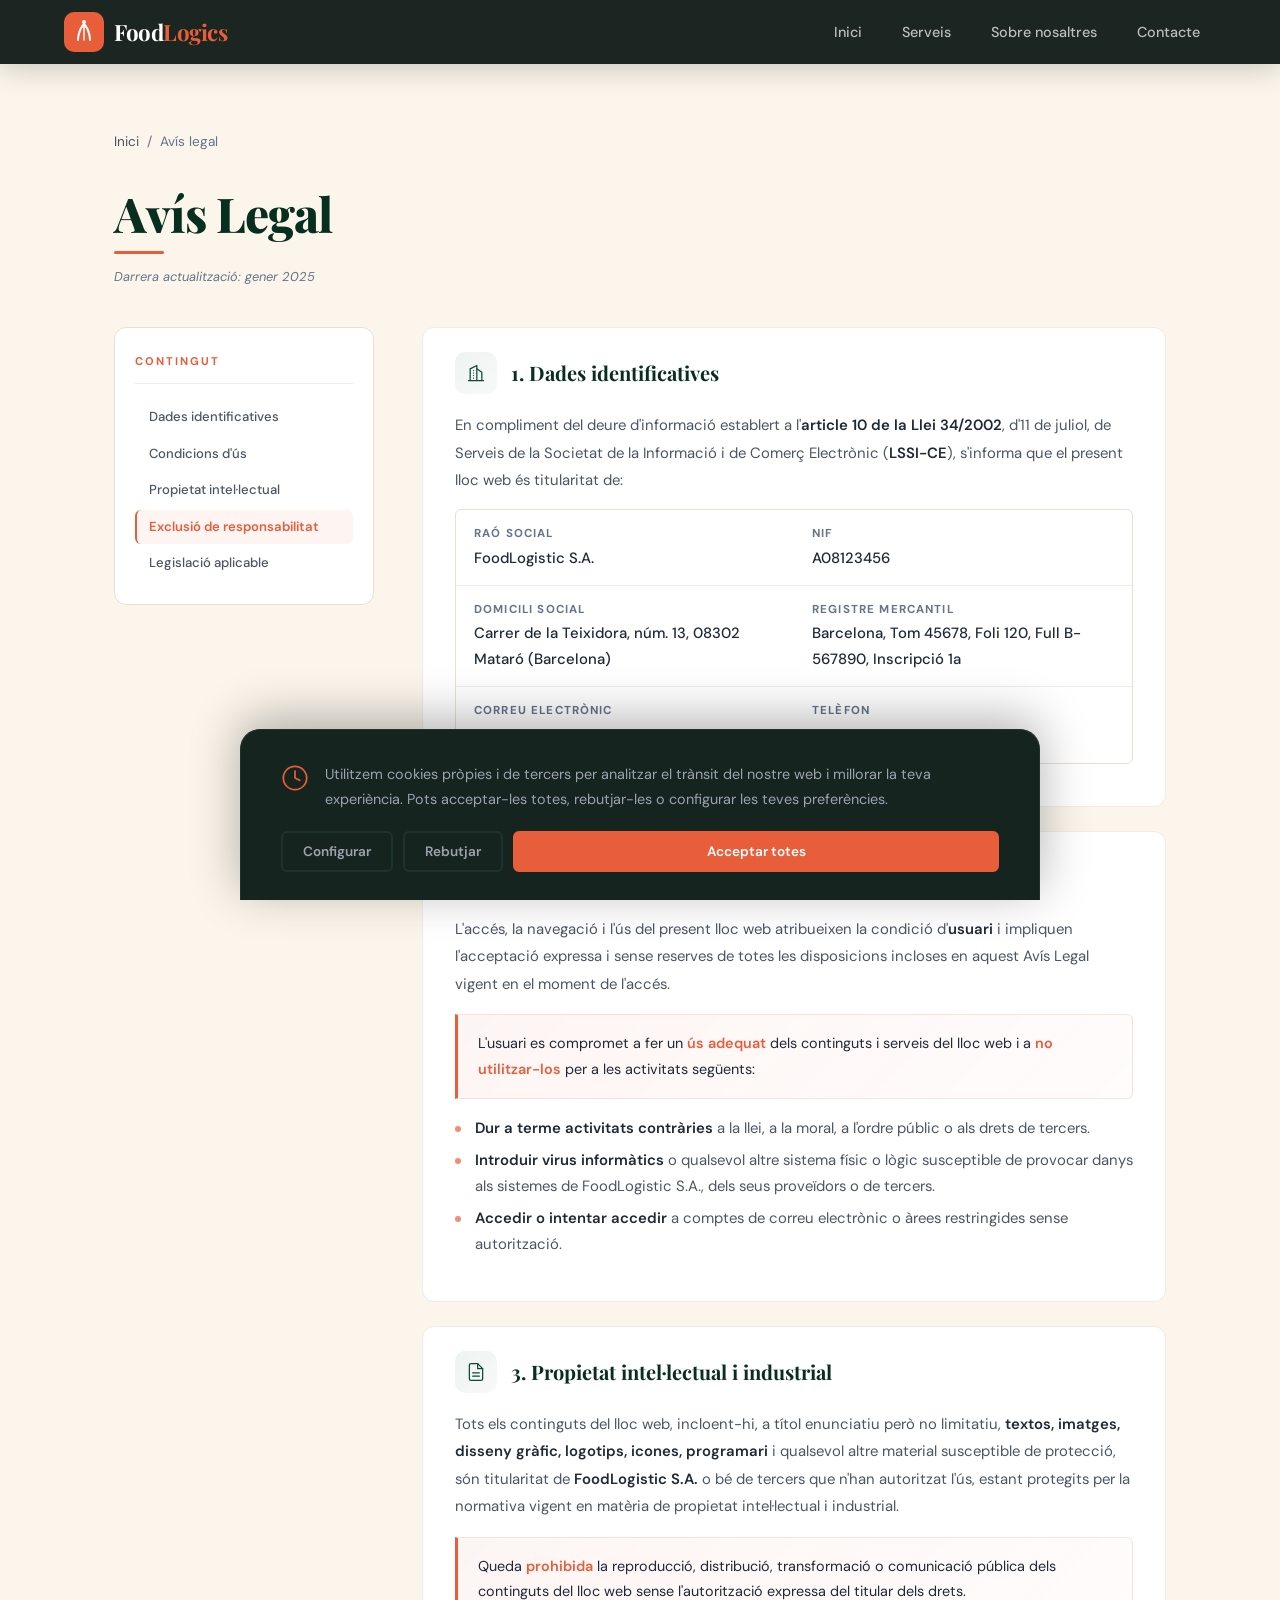
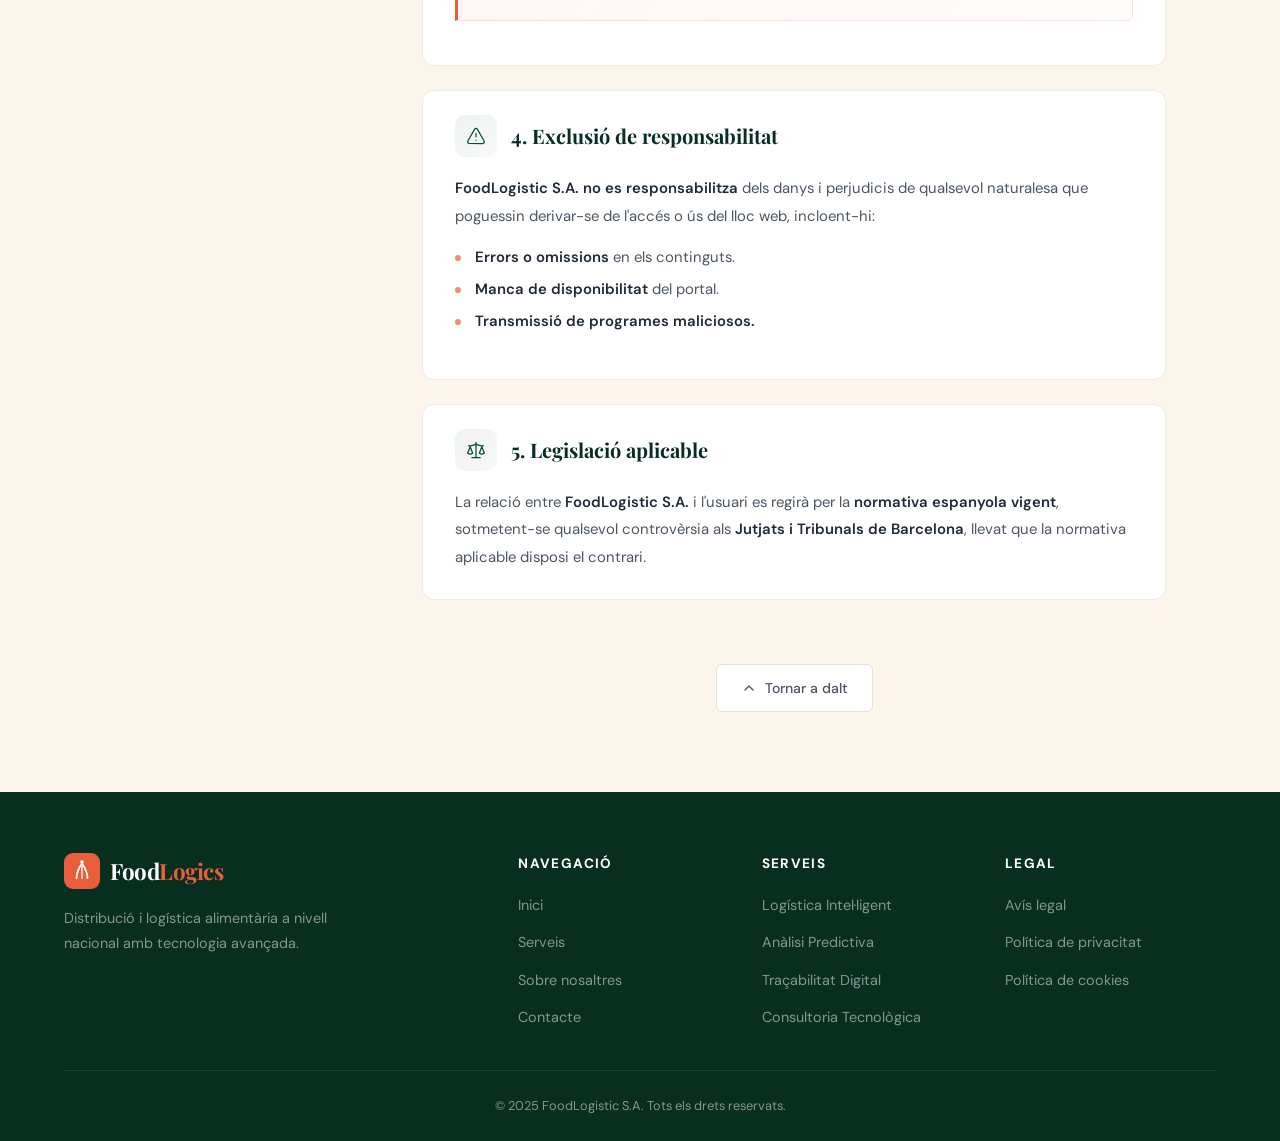
<file: docs/avis-legal.html>
<!DOCTYPE html>
<html lang="ca">
<head>
    <meta charset="UTF-8">
    <meta name="viewport" content="width=device-width, initial-scale=1.0">
    <title>Avís Legal — FoodLogics</title>
    <link rel="preconnect" href="https://fonts.googleapis.com">
    <link rel="preconnect" href="https://fonts.gstatic.com" crossorigin>
    <link href="https://fonts.googleapis.com/css2?family=Playfair+Display:ital,wght@0,400;0,600;0,700;0,800;1,400&family=DM+Sans:ital,wght@0,300;0,400;0,500;0,600;0,700;1,400&display=swap" rel="stylesheet">
    <link rel="stylesheet" href="styles.css">
</head>
<body>

    <div class="scroll-progress" id="scrollProgress"></div>

    <header class="navbar navbar-scrolled" id="navbar">
        <nav class="nav-container">
            <a href="index.html" class="nav-logo"><svg class="logo-icon" width="40" height="40" viewBox="0 0 40 40" fill="none"><rect width="40" height="40" rx="10" fill="#E85D3A"/><path d="M14 28C14 28 14 18 20 12C26 18 26 28 26 28" stroke="white" stroke-width="2" stroke-linecap="round" fill="none"/><line x1="20" y1="12" x2="20" y2="28" stroke="white" stroke-width="1.5" stroke-linecap="round"/><circle cx="20" cy="10" r="2" fill="white"/></svg><span class="logo-text">Food<span class="logo-accent">Logics</span></span></a>
            <ul class="nav-links" id="navLinks">
                <li><a href="index.html#inici" class="nav-link">Inici</a></li>
                <li><a href="index.html#serveis" class="nav-link">Serveis</a></li>
                <li><a href="index.html#nosaltres" class="nav-link">Sobre nosaltres</a></li>
                <li><a href="index.html#contacte" class="nav-link">Contacte</a></li>
            </ul>
            <button class="nav-toggle" id="navToggle" aria-label="Obrir menú"><span></span><span></span><span></span></button>
        </nav>
    </header>

    <main class="legal-page">
        <div class="container">

            <nav class="legal-breadcrumb" aria-label="Ruta de navegació">
                <a href="index.html">Inici</a>
                <span class="separator">/</span>
                <span>Avís legal</span>
            </nav>

            <div class="legal-header">
                <h1>Avís Legal</h1>
                <div class="legal-line"></div>
                <p class="legal-updated">Darrera actualització: gener 2025</p>
            </div>

            <div class="legal-layout">

                <aside class="legal-toc" aria-label="Índex de continguts">
                    <div class="legal-toc-inner">
                        <div class="legal-toc-title">Contingut</div>
                        <ul>
                            <li><a href="#s1" class="active">Dades identificatives</a></li>
                            <li><a href="#s2">Condicions d'ús</a></li>
                            <li><a href="#s3">Propietat intel·lectual</a></li>
                            <li><a href="#s4">Exclusió de responsabilitat</a></li>
                            <li><a href="#s5">Legislació aplicable</a></li>
                        </ul>
                    </div>
                </aside>

                <div class="legal-toc-mobile">
                    <button class="legal-toc-mobile-toggle" id="tocToggle" aria-expanded="false">
                        Índex de continguts
                        <svg width="18" height="18" viewBox="0 0 24 24" fill="none" stroke="currentColor" stroke-width="2" stroke-linecap="round" stroke-linejoin="round"><path d="m6 9 6 6 6-6"/></svg>
                    </button>
                    <div class="legal-toc-mobile-list" id="tocList">
                        <ul>
                            <li><a href="#s1">Dades identificatives</a></li>
                            <li><a href="#s2">Condicions d'ús</a></li>
                            <li><a href="#s3">Propietat intel·lectual</a></li>
                            <li><a href="#s4">Exclusió de responsabilitat</a></li>
                            <li><a href="#s5">Legislació aplicable</a></li>
                        </ul>
                    </div>
                </div>

                <div class="legal-content">

                    <!-- Secció 1 -->
                    <section class="legal-section" id="s1">
                        <div class="legal-section-header">
                            <div class="legal-section-icon">
                                <svg width="20" height="20" viewBox="0 0 24 24" fill="none" stroke="currentColor" stroke-width="1.5" stroke-linecap="round" stroke-linejoin="round"><path d="M3 21h18"/><path d="M5 21V7l8-4v18"/><path d="M19 21V11l-6-4"/><path d="M9 9h.01"/><path d="M9 12h.01"/><path d="M9 15h.01"/><path d="M9 18h.01"/></svg>
                            </div>
                            <h2>1. Dades identificatives</h2>
                        </div>
                        <div class="legal-section-body">
                            <p>En compliment del deure d'informació establert a l'<strong>article 10 de la Llei 34/2002</strong>, d'11 de juliol, de Serveis de la Societat de la Informació i de Comerç Electrònic (<strong>LSSI-CE</strong>), s'informa que el present lloc web és titularitat de:</p>
                            <div class="legal-data-grid">
                                <div class="legal-data-item">
                                    <span class="legal-data-label">Raó social</span>
                                    <span class="legal-data-value">FoodLogistic S.A.</span>
                                </div>
                                <div class="legal-data-item">
                                    <span class="legal-data-label">NIF</span>
                                    <span class="legal-data-value">A08123456</span>
                                </div>
                                <div class="legal-data-item">
                                    <span class="legal-data-label">Domicili social</span>
                                    <span class="legal-data-value">Carrer de la Teixidora, núm. 13, 08302 Mataró (Barcelona)</span>
                                </div>
                                <div class="legal-data-item">
                                    <span class="legal-data-label">Registre Mercantil</span>
                                    <span class="legal-data-value">Barcelona, Tom 45678, Foli 120, Full B-567890, Inscripció 1a</span>
                                </div>
                                <div class="legal-data-item">
                                    <span class="legal-data-label">Correu electrònic</span>
                                    <span class="legal-data-value">info@foodlogistic.com</span>
                                </div>
                                <div class="legal-data-item">
                                    <span class="legal-data-label">Telèfon</span>
                                    <span class="legal-data-value">+34 935 55 55 55</span>
                                </div>
                            </div>
                        </div>
                    </section>

                    <!-- Secció 2 -->
                    <section class="legal-section" id="s2">
                        <div class="legal-section-header">
                            <div class="legal-section-icon">
                                <svg width="20" height="20" viewBox="0 0 24 24" fill="none" stroke="currentColor" stroke-width="1.5" stroke-linecap="round" stroke-linejoin="round"><path d="M12 22c5.523 0 10-4.477 10-10S17.523 2 12 2 2 6.477 2 12s4.477 10 10 10z"/><path d="M9 12l2 2 4-4"/></svg>
                            </div>
                            <h2>2. Condicions d'ús</h2>
                        </div>
                        <div class="legal-section-body">
                            <p>L'accés, la navegació i l'ús del present lloc web atribueixen la condició d'<strong>usuari</strong> i impliquen l'acceptació expressa i sense reserves de totes les disposicions incloses en aquest Avís Legal vigent en el moment de l'accés.</p>
                            <div class="legal-highlight">
                                <p>L'usuari es compromet a fer un <strong>ús adequat</strong> dels continguts i serveis del lloc web i a <strong>no utilitzar-los</strong> per a les activitats següents:</p>
                            </div>
                            <ul>
                                <li><strong>Dur a terme activitats contràries</strong> a la llei, a la moral, a l'ordre públic o als drets de tercers.</li>
                                <li><strong>Introduir virus informàtics</strong> o qualsevol altre sistema físic o lògic susceptible de provocar danys als sistemes de FoodLogistic S.A., dels seus proveïdors o de tercers.</li>
                                <li><strong>Accedir o intentar accedir</strong> a comptes de correu electrònic o àrees restringides sense autorització.</li>
                            </ul>
                        </div>
                    </section>

                    <!-- Secció 3 -->
                    <section class="legal-section" id="s3">
                        <div class="legal-section-header">
                            <div class="legal-section-icon">
                                <svg width="20" height="20" viewBox="0 0 24 24" fill="none" stroke="currentColor" stroke-width="1.5" stroke-linecap="round" stroke-linejoin="round"><path d="M14 2H6a2 2 0 0 0-2 2v16a2 2 0 0 0 2 2h12a2 2 0 0 0 2-2V8z"/><polyline points="14 2 14 8 20 8"/><line x1="16" y1="13" x2="8" y2="13"/><line x1="16" y1="17" x2="8" y2="17"/></svg>
                            </div>
                            <h2>3. Propietat intel·lectual i industrial</h2>
                        </div>
                        <div class="legal-section-body">
                            <p>Tots els continguts del lloc web, incloent-hi, a títol enunciatiu però no limitatiu, <strong>textos, imatges, disseny gràfic, logotips, icones, programari</strong> i qualsevol altre material susceptible de protecció, són titularitat de <strong>FoodLogistic S.A.</strong> o bé de tercers que n'han autoritzat l'ús, estant protegits per la normativa vigent en matèria de propietat intel·lectual i industrial.</p>
                            <div class="legal-highlight">
                                <p>Queda <strong>prohibida</strong> la reproducció, distribució, transformació o comunicació pública dels continguts del lloc web sense l'autorització expressa del titular dels drets.</p>
                            </div>
                        </div>
                    </section>

                    <!-- Secció 4 -->
                    <section class="legal-section" id="s4">
                        <div class="legal-section-header">
                            <div class="legal-section-icon">
                                <svg width="20" height="20" viewBox="0 0 24 24" fill="none" stroke="currentColor" stroke-width="1.5" stroke-linecap="round" stroke-linejoin="round"><path d="m21.73 18-8-14a2 2 0 0 0-3.48 0l-8 14A2 2 0 0 0 4 21h16a2 2 0 0 0 1.73-3Z"/><path d="M12 9v4"/><path d="M12 17h.01"/></svg>
                            </div>
                            <h2>4. Exclusió de responsabilitat</h2>
                        </div>
                        <div class="legal-section-body">
                            <p><strong>FoodLogistic S.A. no es responsabilitza</strong> dels danys i perjudicis de qualsevol naturalesa que poguessin derivar-se de l'accés o ús del lloc web, incloent-hi:</p>
                            <ul>
                                <li><strong>Errors o omissions</strong> en els continguts.</li>
                                <li><strong>Manca de disponibilitat</strong> del portal.</li>
                                <li><strong>Transmissió de programes maliciosos.</strong></li>
                            </ul>
                        </div>
                    </section>

                    <!-- Secció 5 -->
                    <section class="legal-section" id="s5">
                        <div class="legal-section-header">
                            <div class="legal-section-icon">
                                <svg width="20" height="20" viewBox="0 0 24 24" fill="none" stroke="currentColor" stroke-width="1.5" stroke-linecap="round" stroke-linejoin="round"><path d="m16 16 3-8 3 8c-.87.65-1.92 1-3 1s-2.13-.35-3-1Z"/><path d="m2 16 3-8 3 8c-.87.65-1.92 1-3 1s-2.13-.35-3-1Z"/><path d="M7 21h10"/><path d="M12 3v18"/><path d="M3 7h2c2 0 5-1 7-2 2 1 5 2 7 2h2"/></svg>
                            </div>
                            <h2>5. Legislació aplicable</h2>
                        </div>
                        <div class="legal-section-body">
                            <p>La relació entre <strong>FoodLogistic S.A.</strong> i l'usuari es regirà per la <strong>normativa espanyola vigent</strong>, sotmetent-se qualsevol controvèrsia als <strong>Jutjats i Tribunals de Barcelona</strong>, llevat que la normativa aplicable disposi el contrari.</p>
                        </div>
                    </section>

                    <button class="legal-back-top" onclick="window.scrollTo({top:0,behavior:'smooth'})">
                        <svg width="16" height="16" viewBox="0 0 24 24" fill="none" stroke="currentColor" stroke-width="2" stroke-linecap="round" stroke-linejoin="round"><path d="m18 15-6-6-6 6"/></svg>
                        Tornar a dalt
                    </button>
                </div>
            </div>
        </div>
    </main>

    <footer class="footer">
        <div class="container">
            <div class="footer-grid">
                <div class="footer-brand"><a href="index.html" class="nav-logo"><svg class="logo-icon" width="36" height="36" viewBox="0 0 40 40" fill="none"><rect width="40" height="40" rx="10" fill="#E85D3A"/><path d="M14 28C14 28 14 18 20 12C26 18 26 28 26 28" stroke="white" stroke-width="2" stroke-linecap="round" fill="none"/><line x1="20" y1="12" x2="20" y2="28" stroke="white" stroke-width="1.5" stroke-linecap="round"/><circle cx="20" cy="10" r="2" fill="white"/></svg><span class="logo-text">Food<span class="logo-accent">Logics</span></span></a><p class="footer-desc">Distribució i logística alimentària a nivell nacional amb tecnologia avançada.</p></div>
                <div class="footer-links-col"><h4>Navegació</h4><ul><li><a href="index.html#inici">Inici</a></li><li><a href="index.html#serveis">Serveis</a></li><li><a href="index.html#nosaltres">Sobre nosaltres</a></li><li><a href="index.html#contacte">Contacte</a></li></ul></div>
                <div class="footer-links-col"><h4>Serveis</h4><ul><li><a href="index.html#serveis">Logística Intel·ligent</a></li><li><a href="index.html#serveis">Anàlisi Predictiva</a></li><li><a href="index.html#serveis">Traçabilitat Digital</a></li><li><a href="index.html#serveis">Consultoria Tecnològica</a></li></ul></div>
                <div class="footer-links-col"><h4>Legal</h4><ul><li><a href="avis-legal.html">Avís legal</a></li><li><a href="politica-privacitat.html">Política de privacitat</a></li><li><a href="politica-cookies.html">Política de cookies</a></li></ul></div>
            </div>
            <div class="footer-bottom"><p>&copy; 2025 FoodLogistic S.A. Tots els drets reservats.</p></div>
        </div>
    </footer>

    <div class="cookie-banner" id="cookieBanner" role="dialog" aria-label="Consentiment de cookies"><div class="cookie-banner-inner"><div class="cookie-content"><div class="cookie-icon"><svg width="28" height="28" viewBox="0 0 24 24" fill="none" stroke="currentColor" stroke-width="1.5" stroke-linecap="round" stroke-linejoin="round"><path d="M12 22c5.523 0 10-4.477 10-10S17.523 2 12 2 2 6.477 2 12s4.477 10 10 10z"/><path d="M12 6v6l4 2"/></svg></div><div class="cookie-text"><p>Utilitzem cookies pròpies i de tercers per analitzar el trànsit del nostre web i millorar la teva experiència. Pots acceptar-les totes, rebutjar-les o configurar les teves preferències.</p></div></div><div class="cookie-actions"><button class="btn btn-sm btn-outline cookie-btn-configure" id="cookieConfigure">Configurar</button><button class="btn btn-sm btn-outline cookie-btn-reject" id="cookieReject">Rebutjar</button><button class="btn btn-sm btn-primary cookie-btn-accept" id="cookieAccept">Acceptar totes</button></div><div class="cookie-config-panel" id="cookieConfigPanel"><h4>Configuració de cookies</h4><div class="cookie-option"><div class="cookie-option-info"><span class="cookie-option-name">Necessàries</span><span class="cookie-option-desc">Són imprescindibles per al funcionament bàsic del web.</span></div><div class="cookie-toggle cookie-toggle-disabled" aria-label="Cookies necessàries"><span class="cookie-toggle-knob"></span></div></div><div class="cookie-option"><div class="cookie-option-info"><span class="cookie-option-name">Analítiques</span><span class="cookie-option-desc">Ens ajuden a entendre com els usuaris utilitzen el web (Statcounter).</span></div><label class="cookie-toggle" aria-label="Activar cookies analítiques"><input type="checkbox" id="cookieAnalytics" checked><span class="cookie-toggle-knob"></span></label></div><button class="btn btn-sm btn-primary cookie-btn-save" id="cookieSave">Guardar preferències</button></div></div></div>
    <div id="statcounterContainer"></div>
    <script>var cc=localStorage.getItem('foodlogics_cookie_consent');function ls(){document.getElementById('statcounterContainer').innerHTML='<script type="text\/javascript">var sc_project=13214962;var sc_invisible=1;var sc_security="3146d5f2";<\/script><script type="text\/javascript" src="https:\/\/www.statcounter.com\/counter\/counter.js" async><\/script><noscript><div class="statcounter"><a title="real time web analytics" href="https:\/\/statcounter.com\/" target="_blank"><img class="statcounter" src="https:\/\/c.statcounter.com\/13214962\/0\/3146d5f2\/1\/" alt="real time web analytics" referrerPolicy="no-referrer-when-downgrade"><\/a><\/div><\/noscript>';}if(cc==='accepted'||cc==='analytics')ls();if(!cc)document.getElementById('cookieBanner').classList.add('visible');document.getElementById('cookieAccept').addEventListener('click',function(){localStorage.setItem('foodlogics_cookie_consent','accepted');document.getElementById('cookieBanner').classList.remove('visible');ls();});document.getElementById('cookieReject').addEventListener('click',function(){localStorage.setItem('foodlogics_cookie_consent','rejected');document.getElementById('cookieBanner').classList.remove('visible');});document.getElementById('cookieConfigure').addEventListener('click',function(){document.getElementById('cookieConfigPanel').classList.toggle('open');});document.getElementById('cookieSave').addEventListener('click',function(){if(document.getElementById('cookieAnalytics').checked){localStorage.setItem('foodlogics_cookie_consent','analytics');ls();}else{localStorage.setItem('foodlogics_cookie_consent','rejected');}document.getElementById('cookieBanner').classList.remove('visible');});var nt=document.getElementById('navToggle'),nl=document.getElementById('navLinks');nt.addEventListener('click',function(){this.classList.toggle('active');nl.classList.toggle('open');document.body.classList.toggle('no-scroll');});nl.querySelectorAll('.nav-link').forEach(function(l){l.addEventListener('click',function(){nt.classList.remove('active');nl.classList.remove('open');document.body.classList.remove('no-scroll');});});window.addEventListener('scroll',function(){var h=document.documentElement.scrollHeight-window.innerHeight;document.getElementById('scrollProgress').style.width=(h>0?(window.scrollY/h)*100:0)+'%';},{passive:true});document.getElementById('tocToggle').addEventListener('click',function(){this.classList.toggle('open');document.getElementById('tocList').classList.toggle('open');this.setAttribute('aria-expanded',document.getElementById('tocList').classList.contains('open'));});var tocLinks=document.querySelectorAll('.legal-toc a'),secs=document.querySelectorAll('.legal-section');window.addEventListener('scroll',function(){var sp=window.scrollY+160;secs.forEach(function(s){if(sp>=s.offsetTop&&sp<s.offsetTop+s.offsetHeight){tocLinks.forEach(function(l){l.classList.remove('active');if(l.getAttribute('href')==='#'+s.id)l.classList.add('active');});}});},{passive:true});</script>
</body>
</html>
</file>
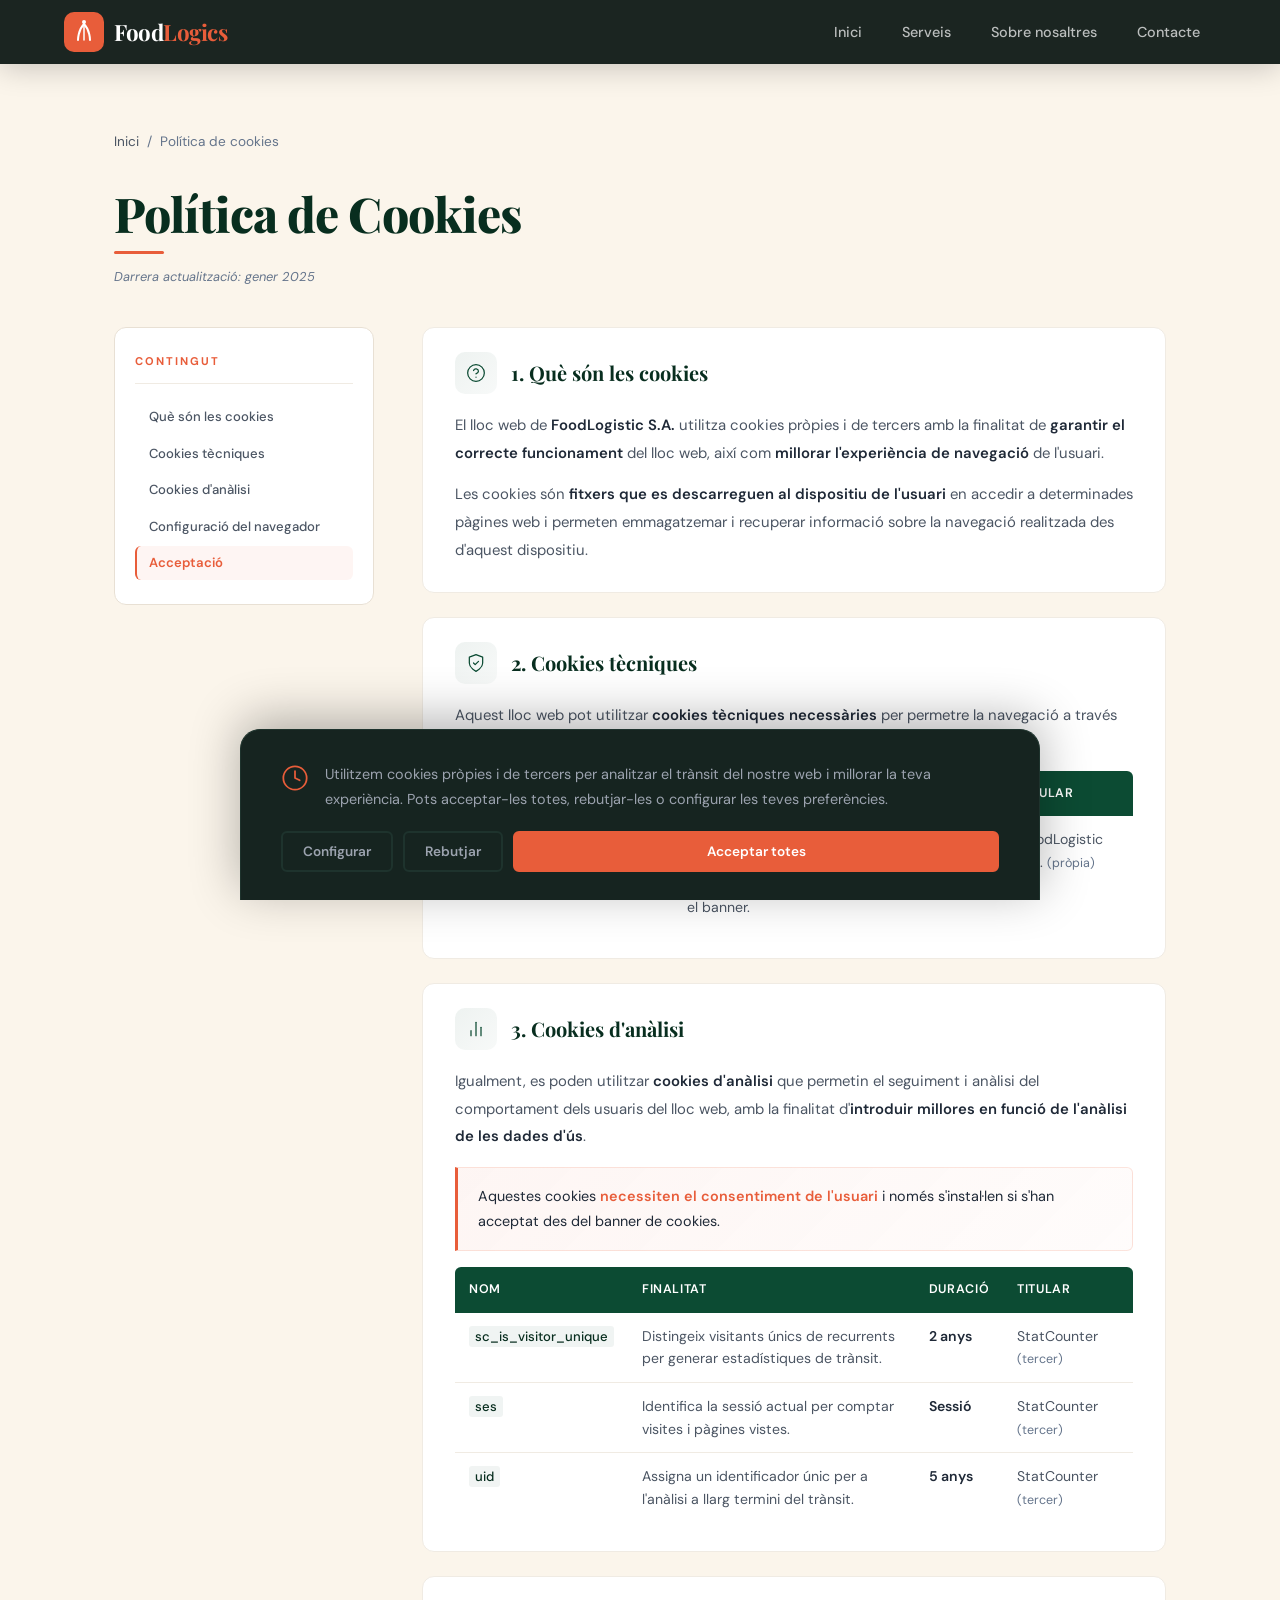
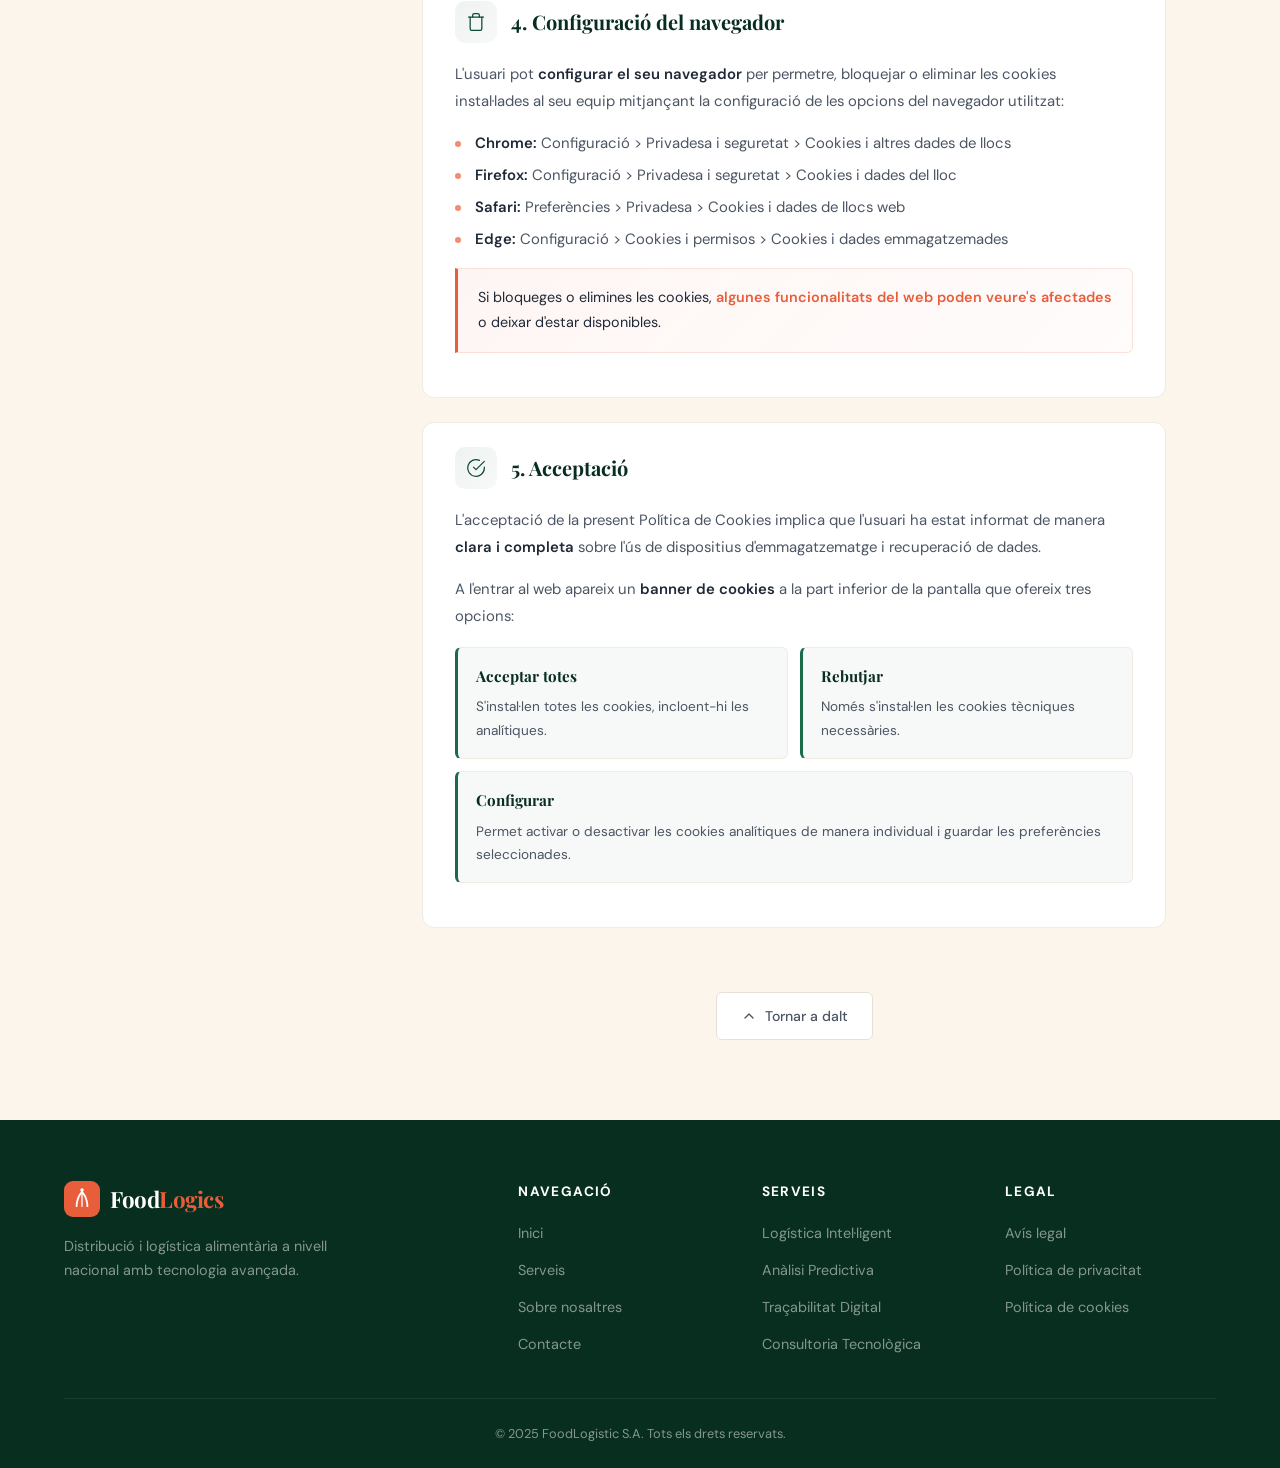
<file: docs/politica-cookies.html>
<!DOCTYPE html>
<html lang="ca">
<head>
    <meta charset="UTF-8">
    <meta name="viewport" content="width=device-width, initial-scale=1.0">
    <title>Política de Cookies — FoodLogics</title>
    <link rel="preconnect" href="https://fonts.googleapis.com">
    <link rel="preconnect" href="https://fonts.gstatic.com" crossorigin>
    <link href="https://fonts.googleapis.com/css2?family=Playfair+Display:ital,wght@0,400;0,600;0,700;0,800;1,400&family=DM+Sans:ital,wght@0,300;0,400;0,500;0,600;0,700;1,400&display=swap" rel="stylesheet">
    <link rel="stylesheet" href="styles.css">
</head>
<body>

    <div class="scroll-progress" id="scrollProgress"></div>

    <header class="navbar navbar-scrolled" id="navbar">
        <nav class="nav-container">
            <a href="index.html" class="nav-logo"><svg class="logo-icon" width="40" height="40" viewBox="0 0 40 40" fill="none"><rect width="40" height="40" rx="10" fill="#E85D3A"/><path d="M14 28C14 28 14 18 20 12C26 18 26 28 26 28" stroke="white" stroke-width="2" stroke-linecap="round" fill="none"/><line x1="20" y1="12" x2="20" y2="28" stroke="white" stroke-width="1.5" stroke-linecap="round"/><circle cx="20" cy="10" r="2" fill="white"/></svg><span class="logo-text">Food<span class="logo-accent">Logics</span></span></a>
            <ul class="nav-links" id="navLinks">
                <li><a href="index.html#inici" class="nav-link">Inici</a></li>
                <li><a href="index.html#serveis" class="nav-link">Serveis</a></li>
                <li><a href="index.html#nosaltres" class="nav-link">Sobre nosaltres</a></li>
                <li><a href="index.html#contacte" class="nav-link">Contacte</a></li>
            </ul>
            <button class="nav-toggle" id="navToggle" aria-label="Obrir menú"><span></span><span></span><span></span></button>
        </nav>
    </header>

    <main class="legal-page">
        <div class="container">

            <nav class="legal-breadcrumb" aria-label="Ruta de navegació">
                <a href="index.html">Inici</a>
                <span class="separator">/</span>
                <span>Política de cookies</span>
            </nav>

            <div class="legal-header">
                <h1>Política de Cookies</h1>
                <div class="legal-line"></div>
                <p class="legal-updated">Darrera actualització: gener 2025</p>
            </div>

            <div class="legal-layout">

                <aside class="legal-toc" aria-label="Índex de continguts">
                    <div class="legal-toc-inner">
                        <div class="legal-toc-title">Contingut</div>
                        <ul>
                            <li><a href="#s1" class="active">Què són les cookies</a></li>
                            <li><a href="#s2">Cookies tècniques</a></li>
                            <li><a href="#s3">Cookies d'anàlisi</a></li>
                            <li><a href="#s4">Configuració del navegador</a></li>
                            <li><a href="#s5">Acceptació</a></li>
                        </ul>
                    </div>
                </aside>

                <div class="legal-toc-mobile">
                    <button class="legal-toc-mobile-toggle" id="tocToggle" aria-expanded="false">
                        Índex de continguts
                        <svg width="18" height="18" viewBox="0 0 24 24" fill="none" stroke="currentColor" stroke-width="2" stroke-linecap="round" stroke-linejoin="round"><path d="m6 9 6 6 6-6"/></svg>
                    </button>
                    <div class="legal-toc-mobile-list" id="tocList">
                        <ul>
                            <li><a href="#s1">Què són les cookies</a></li>
                            <li><a href="#s2">Cookies tècniques</a></li>
                            <li><a href="#s3">Cookies d'anàlisi</a></li>
                            <li><a href="#s4">Configuració del navegador</a></li>
                            <li><a href="#s5">Acceptació</a></li>
                        </ul>
                    </div>
                </div>

                <div class="legal-content">

                    <!-- Secció 1 -->
                    <section class="legal-section" id="s1">
                        <div class="legal-section-header">
                            <div class="legal-section-icon">
                                <svg width="20" height="20" viewBox="0 0 24 24" fill="none" stroke="currentColor" stroke-width="1.5" stroke-linecap="round" stroke-linejoin="round"><circle cx="12" cy="12" r="10"/><path d="M9.09 9a3 3 0 0 1 5.83 1c0 2-3 3-3 3"/><path d="M12 17h.01"/></svg>
                            </div>
                            <h2>1. Què són les cookies</h2>
                        </div>
                        <div class="legal-section-body">
                            <p>El lloc web de <strong>FoodLogistic S.A.</strong> utilitza cookies pròpies i de tercers amb la finalitat de <strong>garantir el correcte funcionament</strong> del lloc web, així com <strong>millorar l'experiència de navegació</strong> de l'usuari.</p>
                            <p>Les cookies són <strong>fitxers que es descarreguen al dispositiu de l'usuari</strong> en accedir a determinades pàgines web i permeten emmagatzemar i recuperar informació sobre la navegació realitzada des d'aquest dispositiu.</p>
                        </div>
                    </section>

                    <!-- Secció 2 -->
                    <section class="legal-section" id="s2">
                        <div class="legal-section-header">
                            <div class="legal-section-icon">
                                <svg width="20" height="20" viewBox="0 0 24 24" fill="none" stroke="currentColor" stroke-width="1.5" stroke-linecap="round" stroke-linejoin="round"><path d="M12 22s8-4 8-10V5l-8-3-8 3v7c0 6 8 10 8 10z"/><path d="m9 12 2 2 4-4"/></svg>
                            </div>
                            <h2>2. Cookies tècniques</h2>
                        </div>
                        <div class="legal-section-body">
                            <p>Aquest lloc web pot utilitzar <strong>cookies tècniques necessàries</strong> per permetre la navegació a través de la pàgina web i la utilització de les diferents opcions o serveis que ofereix.</p>
                            <table class="cookie-table">
                                <thead>
                                    <tr><th>Nom</th><th>Finalitat</th><th>Duració</th><th>Titular</th></tr>
                                </thead>
                                <tbody>
                                    <tr>
                                        <td><code>foodlogics_cookie_consent</code></td>
                                        <td>Emmagatzema la decisió de l'usuari sobre el consentiment de cookies per no tornar a mostrar el banner.</td>
                                        <td><strong>1 any</strong></td>
                                        <td>FoodLogistic S.A. <span style="font-size:0.78rem;color:var(--text-lighter)">(pròpia)</span></td>
                                    </tr>
                                </tbody>
                            </table>
                        </div>
                    </section>

                    <!-- Secció 3 -->
                    <section class="legal-section" id="s3">
                        <div class="legal-section-header">
                            <div class="legal-section-icon">
                                <svg width="20" height="20" viewBox="0 0 24 24" fill="none" stroke="currentColor" stroke-width="1.5" stroke-linecap="round" stroke-linejoin="round"><path d="M18 20V10"/><path d="M12 20V4"/><path d="M6 20v-6"/></svg>
                            </div>
                            <h2>3. Cookies d'anàlisi</h2>
                        </div>
                        <div class="legal-section-body">
                            <p>Igualment, es poden utilitzar <strong>cookies d'anàlisi</strong> que permetin el seguiment i anàlisi del comportament dels usuaris del lloc web, amb la finalitat d'<strong>introduir millores en funció de l'anàlisi de les dades d'ús</strong>.</p>
                            <div class="legal-highlight">
                                <p>Aquestes cookies <strong>necessiten el consentiment de l'usuari</strong> i només s'instal·len si s'han acceptat des del banner de cookies.</p>
                            </div>
                            <table class="cookie-table">
                                <thead>
                                    <tr><th>Nom</th><th>Finalitat</th><th>Duració</th><th>Titular</th></tr>
                                </thead>
                                <tbody>
                                    <tr>
                                        <td><code>sc_is_visitor_unique</code></td>
                                        <td>Distingeix visitants únics de recurrents per generar estadístiques de trànsit.</td>
                                        <td><strong>2 anys</strong></td>
                                        <td>StatCounter <span style="font-size:0.78rem;color:var(--text-lighter)">(tercer)</span></td>
                                    </tr>
                                    <tr>
                                        <td><code>ses</code></td>
                                        <td>Identifica la sessió actual per comptar visites i pàgines vistes.</td>
                                        <td><strong>Sessió</strong></td>
                                        <td>StatCounter <span style="font-size:0.78rem;color:var(--text-lighter)">(tercer)</span></td>
                                    </tr>
                                    <tr>
                                        <td><code>uid</code></td>
                                        <td>Assigna un identificador únic per a l'anàlisi a llarg termini del trànsit.</td>
                                        <td><strong>5 anys</strong></td>
                                        <td>StatCounter <span style="font-size:0.78rem;color:var(--text-lighter)">(tercer)</span></td>
                                    </tr>
                                </tbody>
                            </table>
                        </div>
                    </section>

                    <!-- Secció 4 -->
                    <section class="legal-section" id="s4">
                        <div class="legal-section-header">
                            <div class="legal-section-icon">
                                <svg width="20" height="20" viewBox="0 0 24 24" fill="none" stroke="currentColor" stroke-width="1.5" stroke-linecap="round" stroke-linejoin="round"><path d="M3 6h18"/><path d="M19 6v14c0 1-1 2-2 2H7c-1 0-2-1-2-2V6"/><path d="M8 6V4c0-1 1-2 2-2h4c1 0 2 1 2 2v2"/></svg>
                            </div>
                            <h2>4. Configuració del navegador</h2>
                        </div>
                        <div class="legal-section-body">
                            <p>L'usuari pot <strong>configurar el seu navegador</strong> per permetre, bloquejar o eliminar les cookies instal·lades al seu equip mitjançant la configuració de les opcions del navegador utilitzat:</p>
                            <ul>
                                <li><strong>Chrome:</strong> Configuració > Privadesa i seguretat > Cookies i altres dades de llocs</li>
                                <li><strong>Firefox:</strong> Configuració > Privadesa i seguretat > Cookies i dades del lloc</li>
                                <li><strong>Safari:</strong> Preferències > Privadesa > Cookies i dades de llocs web</li>
                                <li><strong>Edge:</strong> Configuració > Cookies i permisos > Cookies i dades emmagatzemades</li>
                            </ul>
                            <div class="legal-highlight">
                                <p>Si bloqueges o elimines les cookies, <strong>algunes funcionalitats del web poden veure's afectades</strong> o deixar d'estar disponibles.</p>
                            </div>
                        </div>
                    </section>

                    <!-- Secció 5 -->
                    <section class="legal-section" id="s5">
                        <div class="legal-section-header">
                            <div class="legal-section-icon">
                                <svg width="20" height="20" viewBox="0 0 24 24" fill="none" stroke="currentColor" stroke-width="1.5" stroke-linecap="round" stroke-linejoin="round"><path d="M22 11.08V12a10 10 0 1 1-5.93-9.14"/><polyline points="22 4 12 14.01 9 11.01"/></svg>
                            </div>
                            <h2>5. Acceptació</h2>
                        </div>
                        <div class="legal-section-body">
                            <p>L'acceptació de la present Política de Cookies implica que l'usuari ha estat informat de manera <strong>clara i completa</strong> sobre l'ús de dispositius d'emmagatzematge i recuperació de dades.</p>
                            <p>A l'entrar al web apareix un <strong>banner de cookies</strong> a la part inferior de la pantalla que ofereix tres opcions:</p>
                            <div class="legal-rights-grid">
                                <div class="legal-right-card">
                                    <h4>Acceptar totes</h4>
                                    <p>S'instal·len totes les cookies, incloent-hi les analítiques.</p>
                                </div>
                                <div class="legal-right-card">
                                    <h4>Rebutjar</h4>
                                    <p>Només s'instal·len les cookies tècniques necessàries.</p>
                                </div>
                                <div class="legal-right-card" style="grid-column: 1 / -1;">
                                    <h4>Configurar</h4>
                                    <p>Permet activar o desactivar les cookies analítiques de manera individual i guardar les preferències seleccionades.</p>
                                </div>
                            </div>
                        </div>
                    </section>

                    <button class="legal-back-top" onclick="window.scrollTo({top:0,behavior:'smooth'})">
                        <svg width="16" height="16" viewBox="0 0 24 24" fill="none" stroke="currentColor" stroke-width="2" stroke-linecap="round" stroke-linejoin="round"><path d="m18 15-6-6-6 6"/></svg>
                        Tornar a dalt
                    </button>
                </div>
            </div>
        </div>
    </main>

    <footer class="footer">
        <div class="container">
            <div class="footer-grid">
                <div class="footer-brand"><a href="index.html" class="nav-logo"><svg class="logo-icon" width="36" height="36" viewBox="0 0 40 40" fill="none"><rect width="40" height="40" rx="10" fill="#E85D3A"/><path d="M14 28C14 28 14 18 20 12C26 18 26 28 26 28" stroke="white" stroke-width="2" stroke-linecap="round" fill="none"/><line x1="20" y1="12" x2="20" y2="28" stroke="white" stroke-width="1.5" stroke-linecap="round"/><circle cx="20" cy="10" r="2" fill="white"/></svg><span class="logo-text">Food<span class="logo-accent">Logics</span></span></a><p class="footer-desc">Distribució i logística alimentària a nivell nacional amb tecnologia avançada.</p></div>
                <div class="footer-links-col"><h4>Navegació</h4><ul><li><a href="index.html#inici">Inici</a></li><li><a href="index.html#serveis">Serveis</a></li><li><a href="index.html#nosaltres">Sobre nosaltres</a></li><li><a href="index.html#contacte">Contacte</a></li></ul></div>
                <div class="footer-links-col"><h4>Serveis</h4><ul><li><a href="index.html#serveis">Logística Intel·ligent</a></li><li><a href="index.html#serveis">Anàlisi Predictiva</a></li><li><a href="index.html#serveis">Traçabilitat Digital</a></li><li><a href="index.html#serveis">Consultoria Tecnològica</a></li></ul></div>
                <div class="footer-links-col"><h4>Legal</h4><ul><li><a href="avis-legal.html">Avís legal</a></li><li><a href="politica-privacitat.html">Política de privacitat</a></li><li><a href="politica-cookies.html">Política de cookies</a></li></ul></div>
            </div>
            <div class="footer-bottom"><p>&copy; 2025 FoodLogistic S.A. Tots els drets reservats.</p></div>
        </div>
    </footer>

    <div class="cookie-banner" id="cookieBanner" role="dialog" aria-label="Consentiment de cookies"><div class="cookie-banner-inner"><div class="cookie-content"><div class="cookie-icon"><svg width="28" height="28" viewBox="0 0 24 24" fill="none" stroke="currentColor" stroke-width="1.5" stroke-linecap="round" stroke-linejoin="round"><path d="M12 22c5.523 0 10-4.477 10-10S17.523 2 12 2 2 6.477 2 12s4.477 10 10 10z"/><path d="M12 6v6l4 2"/></svg></div><div class="cookie-text"><p>Utilitzem cookies pròpies i de tercers per analitzar el trànsit del nostre web i millorar la teva experiència. Pots acceptar-les totes, rebutjar-les o configurar les teves preferències.</p></div></div><div class="cookie-actions"><button class="btn btn-sm btn-outline cookie-btn-configure" id="cookieConfigure">Configurar</button><button class="btn btn-sm btn-outline cookie-btn-reject" id="cookieReject">Rebutjar</button><button class="btn btn-sm btn-primary cookie-btn-accept" id="cookieAccept">Acceptar totes</button></div><div class="cookie-config-panel" id="cookieConfigPanel"><h4>Configuració de cookies</h4><div class="cookie-option"><div class="cookie-option-info"><span class="cookie-option-name">Necessàries</span><span class="cookie-option-desc">Són imprescindibles per al funcionament bàsic del web.</span></div><div class="cookie-toggle cookie-toggle-disabled" aria-label="Cookies necessàries"><span class="cookie-toggle-knob"></span></div></div><div class="cookie-option"><div class="cookie-option-info"><span class="cookie-option-name">Analítiques</span><span class="cookie-option-desc">Ens ajuden a entendre com els usuaris utilitzen el web (Statcounter).</span></div><label class="cookie-toggle" aria-label="Activar cookies analítiques"><input type="checkbox" id="cookieAnalytics" checked><span class="cookie-toggle-knob"></span></label></div><button class="btn btn-sm btn-primary cookie-btn-save" id="cookieSave">Guardar preferències</button></div></div></div>
    <div id="statcounterContainer"></div>
    <script>var cc=localStorage.getItem('foodlogics_cookie_consent');function ls(){document.getElementById('statcounterContainer').innerHTML='<script type="text\/javascript">var sc_project=13214962;var sc_invisible=1;var sc_security="3146d5f2";<\/script><script type="text\/javascript" src="https:\/\/www.statcounter.com\/counter\/counter.js" async><\/script><noscript><div class="statcounter"><a title="real time web analytics" href="https:\/\/statcounter.com\/" target="_blank"><img class="statcounter" src="https:\/\/c.statcounter.com\/13214962\/0\/3146d5f2\/1\/" alt="real time web analytics" referrerPolicy="no-referrer-when-downgrade"><\/a><\/div><\/noscript>';}if(cc==='accepted'||cc==='analytics')ls();if(!cc)document.getElementById('cookieBanner').classList.add('visible');document.getElementById('cookieAccept').addEventListener('click',function(){localStorage.setItem('foodlogics_cookie_consent','accepted');document.getElementById('cookieBanner').classList.remove('visible');ls();});document.getElementById('cookieReject').addEventListener('click',function(){localStorage.setItem('foodlogics_cookie_consent','rejected');document.getElementById('cookieBanner').classList.remove('visible');});document.getElementById('cookieConfigure').addEventListener('click',function(){document.getElementById('cookieConfigPanel').classList.toggle('open');});document.getElementById('cookieSave').addEventListener('click',function(){if(document.getElementById('cookieAnalytics').checked){localStorage.setItem('foodlogics_cookie_consent','analytics');ls();}else{localStorage.setItem('foodlogics_cookie_consent','rejected');}document.getElementById('cookieBanner').classList.remove('visible');});var nt=document.getElementById('navToggle'),nl=document.getElementById('navLinks');nt.addEventListener('click',function(){this.classList.toggle('active');nl.classList.toggle('open');document.body.classList.toggle('no-scroll');});nl.querySelectorAll('.nav-link').forEach(function(l){l.addEventListener('click',function(){nt.classList.remove('active');nl.classList.remove('open');document.body.classList.remove('no-scroll');});});window.addEventListener('scroll',function(){var h=document.documentElement.scrollHeight-window.innerHeight;document.getElementById('scrollProgress').style.width=(h>0?(window.scrollY/h)*100:0)+'%';},{passive:true});document.getElementById('tocToggle').addEventListener('click',function(){this.classList.toggle('open');document.getElementById('tocList').classList.toggle('open');this.setAttribute('aria-expanded',document.getElementById('tocList').classList.contains('open'));});var tocLinks=document.querySelectorAll('.legal-toc a'),secs=document.querySelectorAll('.legal-section');window.addEventListener('scroll',function(){var sp=window.scrollY+160;secs.forEach(function(s){if(sp>=s.offsetTop&&sp<s.offsetTop+s.offsetHeight){tocLinks.forEach(function(l){l.classList.remove('active');if(l.getAttribute('href')==='#'+s.id)l.classList.add('active');});}});},{passive:true});</script>
</body>
</html>
</file>
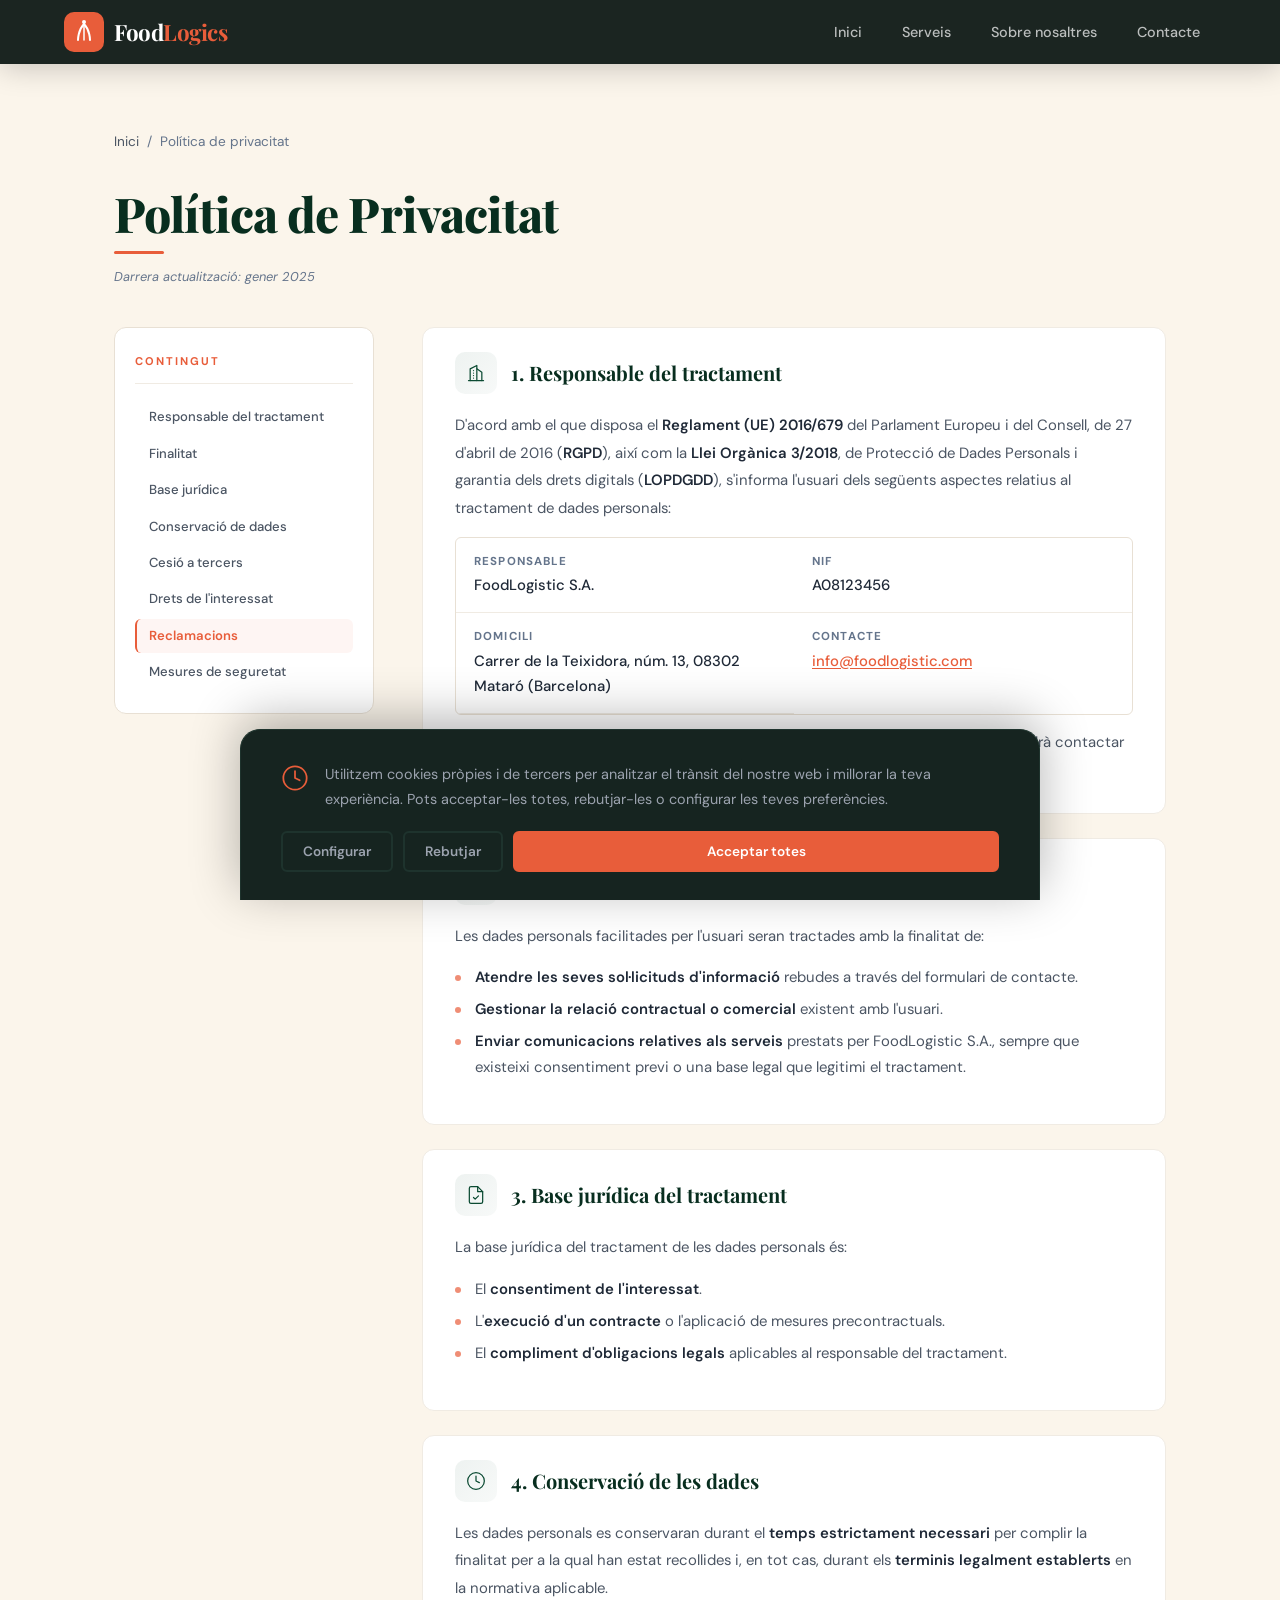
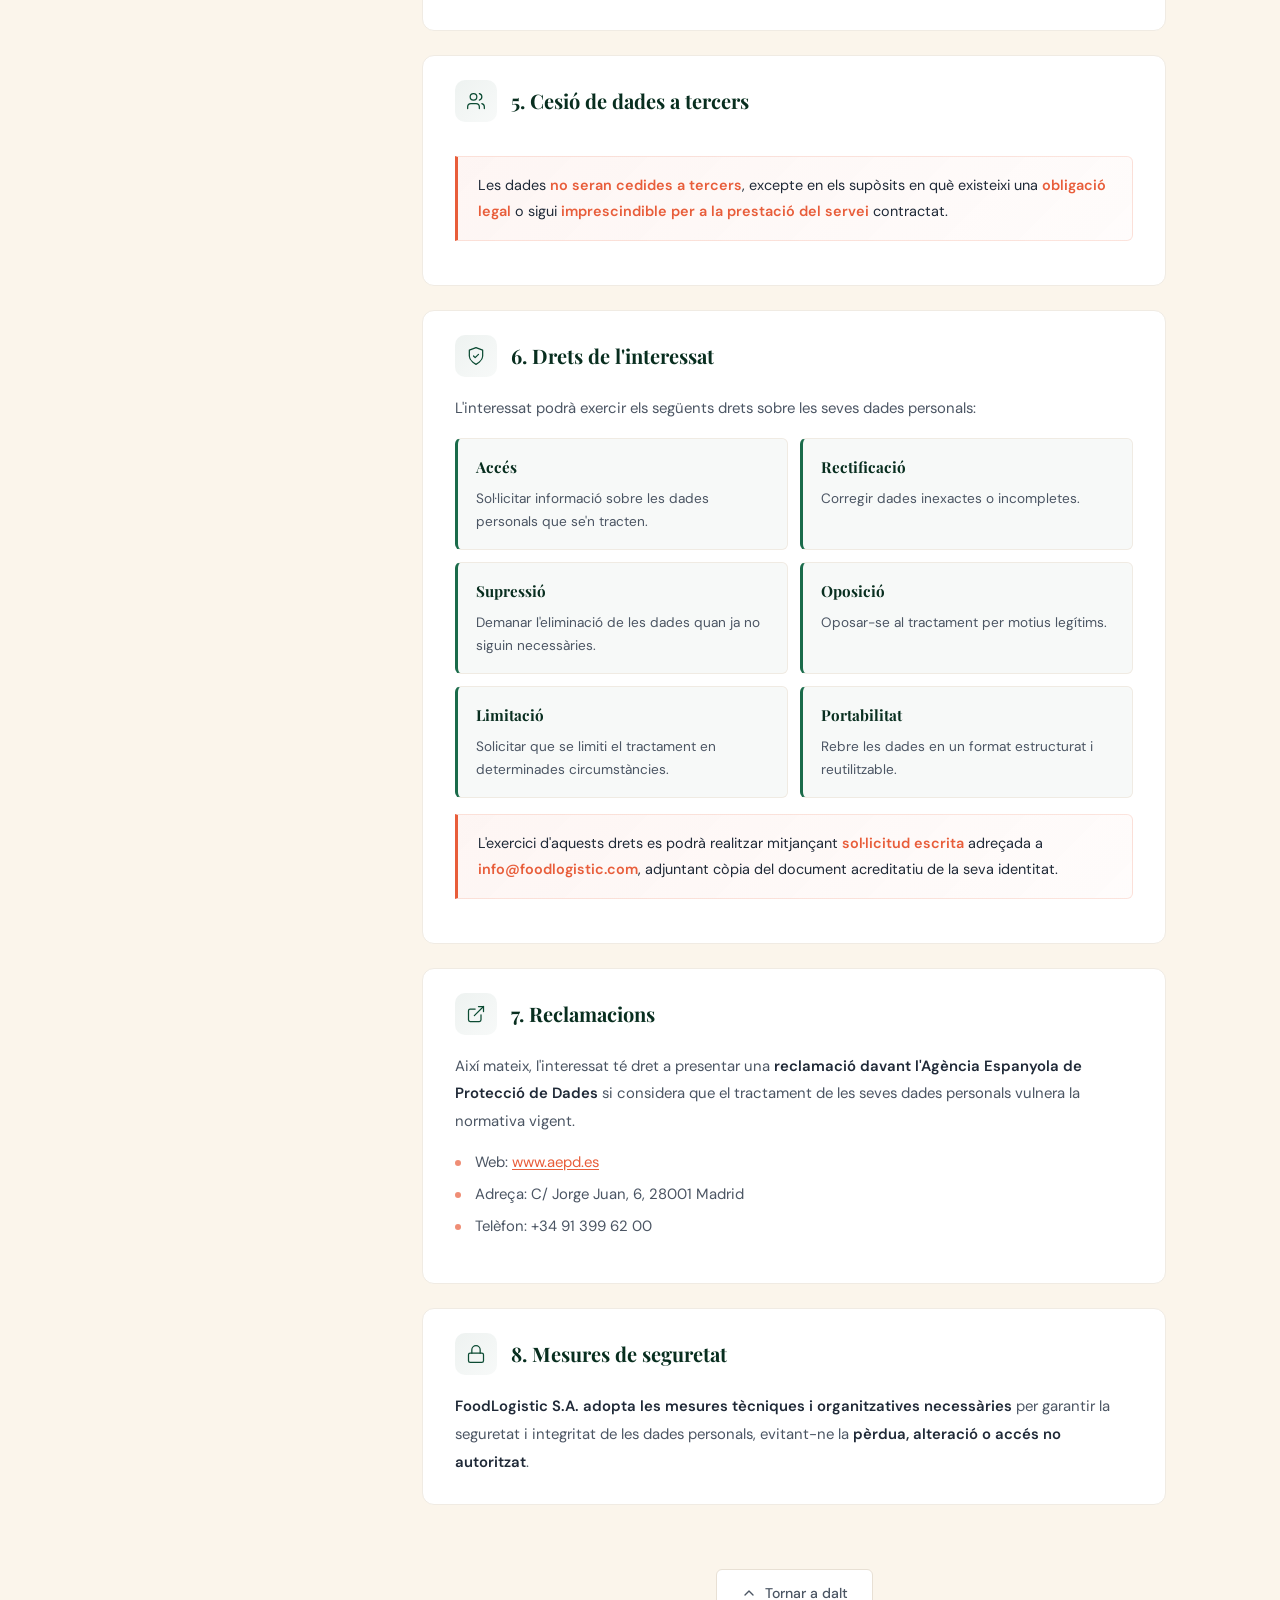
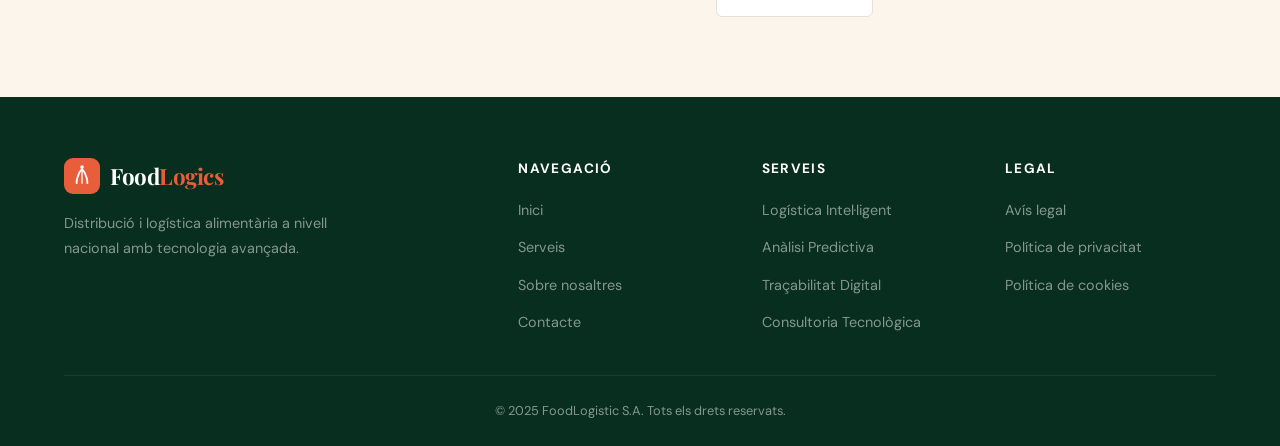
<file: docs/politica-privacitat.html>
<!DOCTYPE html>
<html lang="ca">
<head>
    <meta charset="UTF-8">
    <meta name="viewport" content="width=device-width, initial-scale=1.0">
    <title>Política de Privacitat — FoodLogics</title>
    <link rel="preconnect" href="https://fonts.googleapis.com">
    <link rel="preconnect" href="https://fonts.gstatic.com" crossorigin>
    <link href="https://fonts.googleapis.com/css2?family=Playfair+Display:ital,wght@0,400;0,600;0,700;0,800;1,400&family=DM+Sans:ital,wght@0,300;0,400;0,500;0,600;0,700;1,400&display=swap" rel="stylesheet">
    <link rel="stylesheet" href="styles.css">
</head>
<body>

    <div class="scroll-progress" id="scrollProgress"></div>

    <header class="navbar navbar-scrolled" id="navbar">
        <nav class="nav-container">
            <a href="index.html" class="nav-logo"><svg class="logo-icon" width="40" height="40" viewBox="0 0 40 40" fill="none"><rect width="40" height="40" rx="10" fill="#E85D3A"/><path d="M14 28C14 28 14 18 20 12C26 18 26 28 26 28" stroke="white" stroke-width="2" stroke-linecap="round" fill="none"/><line x1="20" y1="12" x2="20" y2="28" stroke="white" stroke-width="1.5" stroke-linecap="round"/><circle cx="20" cy="10" r="2" fill="white"/></svg><span class="logo-text">Food<span class="logo-accent">Logics</span></span></a>
            <ul class="nav-links" id="navLinks">
                <li><a href="index.html#inici" class="nav-link">Inici</a></li>
                <li><a href="index.html#serveis" class="nav-link">Serveis</a></li>
                <li><a href="index.html#nosaltres" class="nav-link">Sobre nosaltres</a></li>
                <li><a href="index.html#contacte" class="nav-link">Contacte</a></li>
            </ul>
            <button class="nav-toggle" id="navToggle" aria-label="Obrir menú"><span></span><span></span><span></span></button>
        </nav>
    </header>

    <main class="legal-page">
        <div class="container">

            <nav class="legal-breadcrumb" aria-label="Ruta de navegació">
                <a href="index.html">Inici</a>
                <span class="separator">/</span>
                <span>Política de privacitat</span>
            </nav>

            <div class="legal-header">
                <h1>Política de Privacitat</h1>
                <div class="legal-line"></div>
                <p class="legal-updated">Darrera actualització: gener 2025</p>
            </div>

            <div class="legal-layout">

                <aside class="legal-toc" aria-label="Índex de continguts">
                    <div class="legal-toc-inner">
                        <div class="legal-toc-title">Contingut</div>
                        <ul>
                            <li><a href="#s1" class="active">Responsable del tractament</a></li>
                            <li><a href="#s2">Finalitat</a></li>
                            <li><a href="#s3">Base jurídica</a></li>
                            <li><a href="#s4">Conservació de dades</a></li>
                            <li><a href="#s5">Cesió a tercers</a></li>
                            <li><a href="#s6">Drets de l'interessat</a></li>
                            <li><a href="#s7">Reclamacions</a></li>
                            <li><a href="#s8">Mesures de seguretat</a></li>
                        </ul>
                    </div>
                </aside>

                <div class="legal-toc-mobile">
                    <button class="legal-toc-mobile-toggle" id="tocToggle" aria-expanded="false">
                        Índex de continguts
                        <svg width="18" height="18" viewBox="0 0 24 24" fill="none" stroke="currentColor" stroke-width="2" stroke-linecap="round" stroke-linejoin="round"><path d="m6 9 6 6 6-6"/></svg>
                    </button>
                    <div class="legal-toc-mobile-list" id="tocList">
                        <ul>
                            <li><a href="#s1">Responsable del tractament</a></li>
                            <li><a href="#s2">Finalitat</a></li>
                            <li><a href="#s3">Base jurídica</a></li>
                            <li><a href="#s4">Conservació de dades</a></li>
                            <li><a href="#s5">Cesió a tercers</a></li>
                            <li><a href="#s6">Drets de l'interessat</a></li>
                            <li><a href="#s7">Reclamacions</a></li>
                            <li><a href="#s8">Mesures de seguretat</a></li>
                        </ul>
                    </div>
                </div>

                <div class="legal-content">

                    <!-- Secció 1 -->
                    <section class="legal-section" id="s1">
                        <div class="legal-section-header">
                            <div class="legal-section-icon">
                                <svg width="20" height="20" viewBox="0 0 24 24" fill="none" stroke="currentColor" stroke-width="1.5" stroke-linecap="round" stroke-linejoin="round"><path d="M3 21h18"/><path d="M5 21V7l8-4v18"/><path d="M19 21V11l-6-4"/><path d="M9 9h.01"/><path d="M9 12h.01"/><path d="M9 15h.01"/><path d="M9 18h.01"/></svg>
                            </div>
                            <h2>1. Responsable del tractament</h2>
                        </div>
                        <div class="legal-section-body">
                            <p>D'acord amb el que disposa el <strong>Reglament (UE) 2016/679</strong> del Parlament Europeu i del Consell, de 27 d'abril de 2016 (<strong>RGPD</strong>), així com la <strong>Llei Orgànica 3/2018</strong>, de Protecció de Dades Personals i garantia dels drets digitals (<strong>LOPDGDD</strong>), s'informa l'usuari dels següents aspectes relatius al tractament de dades personals:</p>
                            <div class="legal-data-grid">
                                <div class="legal-data-item"><span class="legal-data-label">Responsable</span><span class="legal-data-value">FoodLogistic S.A.</span></div>
                                <div class="legal-data-item"><span class="legal-data-label">NIF</span><span class="legal-data-value">A08123456</span></div>
                                <div class="legal-data-item"><span class="legal-data-label">Domicili</span><span class="legal-data-value">Carrer de la Teixidora, núm. 13, 08302 Mataró (Barcelona)</span></div>
                                <div class="legal-data-item"><span class="legal-data-label">Contacte</span><span class="legal-data-value"><a href="mailto:info@foodlogistic.com">info@foodlogistic.com</a></span></div>
                            </div>
                            <p>Per a qualsevol qüestió relacionada amb la protecció de dades personals, l'usuari podrà contactar a través del correu electrònic <strong>info@foodlogistic.com</strong>.</p>
                        </div>
                    </section>

                    <!-- Secció 2 -->
                    <section class="legal-section" id="s2">
                        <div class="legal-section-header">
                            <div class="legal-section-icon">
                                <svg width="20" height="20" viewBox="0 0 24 24" fill="none" stroke="currentColor" stroke-width="1.5" stroke-linecap="round" stroke-linejoin="round"><circle cx="12" cy="12" r="10"/><path d="M12 16v-4"/><path d="M12 8h.01"/></svg>
                            </div>
                            <h2>2. Finalitat del tractament</h2>
                        </div>
                        <div class="legal-section-body">
                            <p>Les dades personals facilitades per l'usuari seran tractades amb la finalitat de:</p>
                            <ul>
                                <li><strong>Atendre les seves sol·licituds d'informació</strong> rebudes a través del formulari de contacte.</li>
                                <li><strong>Gestionar la relació contractual o comercial</strong> existent amb l'usuari.</li>
                                <li><strong>Enviar comunicacions relatives als serveis</strong> prestats per FoodLogistic S.A., sempre que existeixi consentiment previ o una base legal que legitimi el tractament.</li>
                            </ul>
                        </div>
                    </section>

                    <!-- Secció 3 -->
                    <section class="legal-section" id="s3">
                        <div class="legal-section-header">
                            <div class="legal-section-icon">
                                <svg width="20" height="20" viewBox="0 0 24 24" fill="none" stroke="currentColor" stroke-width="1.5" stroke-linecap="round" stroke-linejoin="round"><path d="M14 2H6a2 2 0 0 0-2 2v16a2 2 0 0 0 2 2h12a2 2 0 0 0 2-2V8z"/><polyline points="14 2 14 8 20 8"/><path d="m9 15 2 2 4-4"/></svg>
                            </div>
                            <h2>3. Base jurídica del tractament</h2>
                        </div>
                        <div class="legal-section-body">
                            <p>La base jurídica del tractament de les dades personals és:</p>
                            <ul>
                                <li>El <strong>consentiment de l'interessat</strong>.</li>
                                <li>L'<strong>execució d'un contracte</strong> o l'aplicació de mesures precontractuals.</li>
                                <li>El <strong>compliment d'obligacions legals</strong> aplicables al responsable del tractament.</li>
                            </ul>
                        </div>
                    </section>

                    <!-- Secció 4 -->
                    <section class="legal-section" id="s4">
                        <div class="legal-section-header">
                            <div class="legal-section-icon">
                                <svg width="20" height="20" viewBox="0 0 24 24" fill="none" stroke="currentColor" stroke-width="1.5" stroke-linecap="round" stroke-linejoin="round"><circle cx="12" cy="12" r="10"/><polyline points="12 6 12 12 16 14"/></svg>
                            </div>
                            <h2>4. Conservació de les dades</h2>
                        </div>
                        <div class="legal-section-body">
                            <p>Les dades personals es conservaran durant el <strong>temps estrictament necessari</strong> per complir la finalitat per a la qual han estat recollides i, en tot cas, durant els <strong>terminis legalment establerts</strong> en la normativa aplicable.</p>
                        </div>
                    </section>

                    <!-- Secció 5 -->
                    <section class="legal-section" id="s5">
                        <div class="legal-section-header">
                            <div class="legal-section-icon">
                                <svg width="20" height="20" viewBox="0 0 24 24" fill="none" stroke="currentColor" stroke-width="1.5" stroke-linecap="round" stroke-linejoin="round"><path d="M16 21v-2a4 4 0 0 0-4-4H6a4 4 0 0 0-4 4v2"/><circle cx="9" cy="7" r="4"/><path d="M22 21v-2a4 4 0 0 0-3-3.87"/><path d="M16 3.13a4 4 0 0 1 0 7.75"/></svg>
                            </div>
                            <h2>5. Cesió de dades a tercers</h2>
                        </div>
                        <div class="legal-section-body">
                            <div class="legal-highlight">
                                <p>Les dades <strong>no seran cedides a tercers</strong>, excepte en els supòsits en què existeixi una <strong>obligació legal</strong> o sigui <strong>imprescindible per a la prestació del servei</strong> contractat.</p>
                            </div>
                        </div>
                    </section>

                    <!-- Secció 6 -->
                    <section class="legal-section" id="s6">
                        <div class="legal-section-header">
                            <div class="legal-section-icon">
                                <svg width="20" height="20" viewBox="0 0 24 24" fill="none" stroke="currentColor" stroke-width="1.5" stroke-linecap="round" stroke-linejoin="round"><path d="M12 22s8-4 8-10V5l-8-3-8 3v7c0 6 8 10 8 10z"/><path d="m9 12 2 2 4-4"/></svg>
                            </div>
                            <h2>6. Drets de l'interessat</h2>
                        </div>
                        <div class="legal-section-body">
                            <p>L'interessat podrà exercir els següents drets sobre les seves dades personals:</p>
                            <div class="legal-rights-grid">
                                <div class="legal-right-card">
                                    <h4>Accés</h4>
                                    <p>Sol·licitar informació sobre les dades personals que se'n tracten.</p>
                                </div>
                                <div class="legal-right-card">
                                    <h4>Rectificació</h4>
                                    <p>Corregir dades inexactes o incompletes.</p>
                                </div>
                                <div class="legal-right-card">
                                    <h4>Supressió</h4>
                                    <p>Demanar l'eliminació de les dades quan ja no siguin necessàries.</p>
                                </div>
                                <div class="legal-right-card">
                                    <h4>Oposició</h4>
                                    <p>Oposar-se al tractament per motius legítims.</p>
                                </div>
                                <div class="legal-right-card">
                                    <h4>Limitació</h4>
                                    <p>Solicitar que se limiti el tractament en determinades circumstàncies.</p>
                                </div>
                                <div class="legal-right-card">
                                    <h4>Portabilitat</h4>
                                    <p>Rebre les dades en un format estructurat i reutilitzable.</p>
                                </div>
                            </div>
                            <div class="legal-highlight">
                                <p>L'exercici d'aquests drets es podrà realitzar mitjançant <strong>sol·licitud escrita</strong> adreçada a <strong>info@foodlogistic.com</strong>, adjuntant còpia del document acreditatiu de la seva identitat.</p>
                            </div>
                        </div>
                    </section>

                    <!-- Secció 7 -->
                    <section class="legal-section" id="s7">
                        <div class="legal-section-header">
                            <div class="legal-section-icon">
                                <svg width="20" height="20" viewBox="0 0 24 24" fill="none" stroke="currentColor" stroke-width="1.5" stroke-linecap="round" stroke-linejoin="round"><path d="M18 13v6a2 2 0 0 1-2 2H5a2 2 0 0 1-2-2V8a2 2 0 0 1 2-2h6"/><polyline points="15 3 21 3 21 9"/><line x1="10" y1="14" x2="21" y2="3"/></svg>
                            </div>
                            <h2>7. Reclamacions</h2>
                        </div>
                        <div class="legal-section-body">
                            <p>Així mateix, l'interessat té dret a presentar una <strong>reclamació davant l'Agència Espanyola de Protecció de Dades</strong> si considera que el tractament de les seves dades personals vulnera la normativa vigent.</p>
                            <ul>
                                <li>Web: <a href="https://www.aepd.es" target="_blank" rel="noopener">www.aepd.es</a></li>
                                <li>Adreça: C/ Jorge Juan, 6, 28001 Madrid</li>
                                <li>Telèfon: +34 91 399 62 00</li>
                            </ul>
                        </div>
                    </section>

                    <!-- Secció 8 -->
                    <section class="legal-section" id="s8">
                        <div class="legal-section-header">
                            <div class="legal-section-icon">
                                <svg width="20" height="20" viewBox="0 0 24 24" fill="none" stroke="currentColor" stroke-width="1.5" stroke-linecap="round" stroke-linejoin="round"><rect width="18" height="11" x="3" y="11" rx="2" ry="2"/><path d="M7 11V7a5 5 0 0 1 10 0v4"/></svg>
                            </div>
                            <h2>8. Mesures de seguretat</h2>
                        </div>
                        <div class="legal-section-body">
                            <p><strong>FoodLogistic S.A. adopta les mesures tècniques i organitzatives necessàries</strong> per garantir la seguretat i integritat de les dades personals, evitant-ne la <strong>pèrdua, alteració o accés no autoritzat</strong>.</p>
                        </div>
                    </section>

                    <button class="legal-back-top" onclick="window.scrollTo({top:0,behavior:'smooth'})">
                        <svg width="16" height="16" viewBox="0 0 24 24" fill="none" stroke="currentColor" stroke-width="2" stroke-linecap="round" stroke-linejoin="round"><path d="m18 15-6-6-6 6"/></svg>
                        Tornar a dalt
                    </button>
                </div>
            </div>
        </div>
    </main>

    <footer class="footer">
        <div class="container">
            <div class="footer-grid">
                <div class="footer-brand"><a href="index.html" class="nav-logo"><svg class="logo-icon" width="36" height="36" viewBox="0 0 40 40" fill="none"><rect width="40" height="40" rx="10" fill="#E85D3A"/><path d="M14 28C14 28 14 18 20 12C26 18 26 28 26 28" stroke="white" stroke-width="2" stroke-linecap="round" fill="none"/><line x1="20" y1="12" x2="20" y2="28" stroke="white" stroke-width="1.5" stroke-linecap="round"/><circle cx="20" cy="10" r="2" fill="white"/></svg><span class="logo-text">Food<span class="logo-accent">Logics</span></span></a><p class="footer-desc">Distribució i logística alimentària a nivell nacional amb tecnologia avançada.</p></div>
                <div class="footer-links-col"><h4>Navegació</h4><ul><li><a href="index.html#inici">Inici</a></li><li><a href="index.html#serveis">Serveis</a></li><li><a href="index.html#nosaltres">Sobre nosaltres</a></li><li><a href="index.html#contacte">Contacte</a></li></ul></div>
                <div class="footer-links-col"><h4>Serveis</h4><ul><li><a href="index.html#serveis">Logística Intel·ligent</a></li><li><a href="index.html#serveis">Anàlisi Predictiva</a></li><li><a href="index.html#serveis">Traçabilitat Digital</a></li><li><a href="index.html#serveis">Consultoria Tecnològica</a></li></ul></div>
                <div class="footer-links-col"><h4>Legal</h4><ul><li><a href="avis-legal.html">Avís legal</a></li><li><a href="politica-privacitat.html">Política de privacitat</a></li><li><a href="politica-cookies.html">Política de cookies</a></li></ul></div>
            </div>
            <div class="footer-bottom"><p>&copy; 2025 FoodLogistic S.A. Tots els drets reservats.</p></div>
        </div>
    </footer>

    <div class="cookie-banner" id="cookieBanner" role="dialog" aria-label="Consentiment de cookies"><div class="cookie-banner-inner"><div class="cookie-content"><div class="cookie-icon"><svg width="28" height="28" viewBox="0 0 24 24" fill="none" stroke="currentColor" stroke-width="1.5" stroke-linecap="round" stroke-linejoin="round"><path d="M12 22c5.523 0 10-4.477 10-10S17.523 2 12 2 2 6.477 2 12s4.477 10 10 10z"/><path d="M12 6v6l4 2"/></svg></div><div class="cookie-text"><p>Utilitzem cookies pròpies i de tercers per analitzar el trànsit del nostre web i millorar la teva experiència. Pots acceptar-les totes, rebutjar-les o configurar les teves preferències.</p></div></div><div class="cookie-actions"><button class="btn btn-sm btn-outline cookie-btn-configure" id="cookieConfigure">Configurar</button><button class="btn btn-sm btn-outline cookie-btn-reject" id="cookieReject">Rebutjar</button><button class="btn btn-sm btn-primary cookie-btn-accept" id="cookieAccept">Acceptar totes</button></div><div class="cookie-config-panel" id="cookieConfigPanel"><h4>Configuració de cookies</h4><div class="cookie-option"><div class="cookie-option-info"><span class="cookie-option-name">Necessàries</span><span class="cookie-option-desc">Són imprescindibles per al funcionament bàsic del web.</span></div><div class="cookie-toggle cookie-toggle-disabled" aria-label="Cookies necessàries"><span class="cookie-toggle-knob"></span></div></div><div class="cookie-option"><div class="cookie-option-info"><span class="cookie-option-name">Analítiques</span><span class="cookie-option-desc">Ens ajuden a entendre com els usuaris utilitzen el web (Statcounter).</span></div><label class="cookie-toggle" aria-label="Activar cookies analítiques"><input type="checkbox" id="cookieAnalytics" checked><span class="cookie-toggle-knob"></span></label></div><button class="btn btn-sm btn-primary cookie-btn-save" id="cookieSave">Guardar preferències</button></div></div></div>
    <div id="statcounterContainer"></div>
    <script>var cc=localStorage.getItem('foodlogics_cookie_consent');function ls(){document.getElementById('statcounterContainer').innerHTML='<script type="text\/javascript">var sc_project=13214962;var sc_invisible=1;var sc_security="3146d5f2";<\/script><script type="text\/javascript" src="https:\/\/www.statcounter.com\/counter\/counter.js" async><\/script><noscript><div class="statcounter"><a title="real time web analytics" href="https:\/\/statcounter.com\/" target="_blank"><img class="statcounter" src="https:\/\/c.statcounter.com\/13214962\/0\/3146d5f2\/1\/" alt="real time web analytics" referrerPolicy="no-referrer-when-downgrade"><\/a><\/div><\/noscript>';}if(cc==='accepted'||cc==='analytics')ls();if(!cc)document.getElementById('cookieBanner').classList.add('visible');document.getElementById('cookieAccept').addEventListener('click',function(){localStorage.setItem('foodlogics_cookie_consent','accepted');document.getElementById('cookieBanner').classList.remove('visible');ls();});document.getElementById('cookieReject').addEventListener('click',function(){localStorage.setItem('foodlogics_cookie_consent','rejected');document.getElementById('cookieBanner').classList.remove('visible');});document.getElementById('cookieConfigure').addEventListener('click',function(){document.getElementById('cookieConfigPanel').classList.toggle('open');});document.getElementById('cookieSave').addEventListener('click',function(){if(document.getElementById('cookieAnalytics').checked){localStorage.setItem('foodlogics_cookie_consent','analytics');ls();}else{localStorage.setItem('foodlogics_cookie_consent','rejected');}document.getElementById('cookieBanner').classList.remove('visible');});var nt=document.getElementById('navToggle'),nl=document.getElementById('navLinks');nt.addEventListener('click',function(){this.classList.toggle('active');nl.classList.toggle('open');document.body.classList.toggle('no-scroll');});nl.querySelectorAll('.nav-link').forEach(function(l){l.addEventListener('click',function(){nt.classList.remove('active');nl.classList.remove('open');document.body.classList.remove('no-scroll');});});window.addEventListener('scroll',function(){var h=document.documentElement.scrollHeight-window.innerHeight;document.getElementById('scrollProgress').style.width=(h>0?(window.scrollY/h)*100:0)+'%';},{passive:true});document.getElementById('tocToggle').addEventListener('click',function(){this.classList.toggle('open');document.getElementById('tocList').classList.toggle('open');this.setAttribute('aria-expanded',document.getElementById('tocList').classList.contains('open'));});var tocLinks=document.querySelectorAll('.legal-toc a'),secs=document.querySelectorAll('.legal-section');window.addEventListener('scroll',function(){var sp=window.scrollY+160;secs.forEach(function(s){if(sp>=s.offsetTop&&sp<s.offsetTop+s.offsetHeight){tocLinks.forEach(function(l){l.classList.remove('active');if(l.getAttribute('href')==='#'+s.id)l.classList.add('active');});}});},{passive:true});</script>
</body>
</html>
</file>
<file: docs/styles.css>
/* ==============================================
   FOODLOGICS — Estils complets
   Paleta: Verd profund + Coral + Crema
   ============================================== */

:root {
    --primary: #0C4B33;
    --primary-dark: #082E1F;
    --primary-light: #1A6B4A;
    --accent: #E85D3A;
    --accent-hover: #D44E2C;
    --accent-light: #FF7F5C;
    --gold: #D4A853;
    --cream: #FBF5EB;
    --white: #FFFFFF;
    --dark: #0F1A17;
    --dark-card: #162420;
    --dark-border: #1E332D;
    --text: #1F2937;
    /* ✅ MILLORA: Contrast #4B5563 sobre blanc = 7.1:1 (abans 4.54:1) */
    --text-light: #4B5563;
    /* ✅ MILLORA: Contrast #64748B sobre blanc = 5.48:1 (abans 2.85:1) */
    --text-lighter: #64748B;
    --text-on-dark: #E5E7EB;
    --text-on-dark-light: #9CA3AF;
    --border: #E8E0D4;
    --border-light: #F0EBE3;
    --font-display: 'Playfair Display', Georgia, serif;
    --font-body: 'DM Sans', -apple-system, sans-serif;
    --section-padding: 100px 0;
    --container-max: 1200px;
    --container-padding: 0 24px;
    --transition-fast: 0.2s ease;
    --transition-base: 0.35s ease;
    --transition-slow: 0.6s cubic-bezier(0.16, 1, 0.3, 1);
    --shadow-sm: 0 1px 3px rgba(0,0,0,0.06);
    --shadow-md: 0 4px 20px rgba(0,0,0,0.08);
    --shadow-lg: 0 10px 40px rgba(0,0,0,0.12);
    --shadow-xl: 0 20px 60px rgba(0,0,0,0.15);
    --radius-sm: 6px;
    --radius-md: 12px;
    --radius-lg: 20px;
    --radius-xl: 28px;
}

*, *::before, *::after { margin: 0; padding: 0; box-sizing: border-box; }
html { scroll-behavior: smooth; -webkit-font-smoothing: antialiased; -moz-osx-font-smoothing: grayscale; }
body { font-family: var(--font-body); font-size: 16px; line-height: 1.7; color: var(--text); background-color: var(--white); overflow-x: hidden; }
body.no-scroll { overflow: hidden; }
img { max-width: 100%; height: auto; display: block; }
a { text-decoration: none; color: inherit; transition: color var(--transition-fast); }
ul { list-style: none; }
::-webkit-scrollbar { width: 8px; }
::-webkit-scrollbar-track { background: var(--cream); }
::-webkit-scrollbar-thumb { background: var(--primary-light); border-radius: 4px; }
::-webkit-scrollbar-thumb:hover { background: var(--primary); }

.container { max-width: var(--container-max); margin: 0 auto; padding: var(--container-padding); }
.text-accent { color: var(--accent); }
.text-left { text-align: left; }

/* ==============================================
   ✅ MILLORA: FOCUS VISIBLE PER TECLAT
   Contrast 4.5:1 mínim en tots els elements interactius
   ============================================== */
a:focus-visible,
button:focus-visible,
input:focus-visible,
textarea:focus-visible,
.legal-toc-mobile-toggle:focus-visible,
.legal-back-top:focus-visible {
    outline: 2px solid var(--accent);
    outline-offset: 3px;
    border-radius: var(--radius-sm);
}

/* ==============================================
   BARRA DE PROGRÉS
   ============================================== */
.scroll-progress {
    position: fixed; top: 0; left: 0; height: 3px; width: 0%;
    background: linear-gradient(90deg, var(--accent), var(--gold));
    z-index: 10001; transition: width 0.05s linear;
}

/* ==============================================
   NAVEGACIÓ
   ============================================== */
.navbar { position: fixed; top: 0; left: 0; width: 100%; z-index: 10000; padding: 20px 0; transition: all var(--transition-base); }
.navbar-scrolled { background: rgba(15,26,23,0.95); backdrop-filter: blur(16px); -webkit-backdrop-filter: blur(16px); padding: 12px 0; box-shadow: 0 4px 30px rgba(0,0,0,0.2); }
.nav-container { max-width: var(--container-max); margin: 0 auto; padding: var(--container-padding); display: flex; align-items: center; justify-content: space-between; }
.nav-logo { display: flex; align-items: center; gap: 10px; z-index: 1001; }
.logo-icon { flex-shrink: 0; transition: transform var(--transition-base); }
.nav-logo:hover .logo-icon { transform: rotate(-8deg) scale(1.05); }
.logo-text { font-family: var(--font-display); font-size: 1.4rem; font-weight: 700; color: var(--white); letter-spacing: -0.02em; }
.logo-accent { color: var(--accent); }
.nav-links { display: flex; align-items: center; gap: 8px; }
.nav-link { font-size: 0.9rem; font-weight: 500; color: rgba(255,255,255,0.7); padding: 8px 16px; border-radius: var(--radius-sm); transition: all var(--transition-fast); position: relative; }
.nav-link:hover { color: var(--white); background: rgba(255,255,255,0.08); }
.nav-link.active { color: var(--white); }
.nav-link.active::after { content: ''; position: absolute; bottom: 2px; left: 50%; transform: translateX(-50%); width: 20px; height: 2px; background: var(--accent); border-radius: 1px; }
.nav-toggle { display: none; flex-direction: column; gap: 5px; background: none; border: none; cursor: pointer; padding: 8px; z-index: 1001; }
.nav-toggle span { display: block; width: 24px; height: 2px; background: var(--white); border-radius: 2px; transition: all var(--transition-base); transform-origin: center; }
.nav-toggle.active span:nth-child(1) { transform: rotate(45deg) translate(5px, 5px); }
.nav-toggle.active span:nth-child(2) { opacity: 0; transform: scaleX(0); }
.nav-toggle.active span:nth-child(3) { transform: rotate(-45deg) translate(5px, -5px); }

/* ==============================================
   HERO
   ============================================== */
.hero { position: relative; min-height: 100vh; display: flex; align-items: center; justify-content: center; overflow: hidden; }
.hero-bg { position: absolute; inset: 0; z-index: 0; }
.hero-bg img { width: 100%; height: 100%; object-fit: cover; animation: heroZoom 20s ease-in-out infinite alternate; }
@keyframes heroZoom { 0% { transform: scale(1); } 100% { transform: scale(1.08); } }
.hero-overlay { position: absolute; inset: 0; background: linear-gradient(135deg, rgba(8,46,31,0.92) 0%, rgba(12,75,51,0.85) 40%, rgba(15,26,23,0.80) 100%); z-index: 1; }
.hero-float { position: absolute; border-radius: 50%; z-index: 1; pointer-events: none; }
.hero-float-1 { width: 400px; height: 400px; background: radial-gradient(circle, rgba(232,93,58,0.12), transparent 70%); top: -100px; right: -100px; animation: floatSlow 12s ease-in-out infinite; }
.hero-float-2 { width: 300px; height: 300px; background: radial-gradient(circle, rgba(212,168,83,0.1), transparent 70%); bottom: -80px; left: -80px; animation: floatSlow 15s ease-in-out infinite reverse; }
@keyframes floatSlow { 0%, 100% { transform: translate(0,0) scale(1); } 33% { transform: translate(30px,-20px) scale(1.05); } 66% { transform: translate(-20px,15px) scale(0.95); } }
.hero-content { position: relative; z-index: 2; text-align: center; max-width: 800px; padding: 0 24px; }
.hero-tag { display: inline-block; font-size: 0.8rem; font-weight: 600; letter-spacing: 0.15em; text-transform: uppercase; color: var(--accent); background: rgba(232,93,58,0.1); border: 1px solid rgba(232,93,58,0.25); padding: 6px 18px; border-radius: 50px; margin-bottom: 28px; }
.hero-title { font-family: var(--font-display); font-size: clamp(2.4rem,6vw,4.2rem); font-weight: 800; line-height: 1.15; color: var(--white); margin-bottom: 24px; letter-spacing: -0.02em; }
.hero-subtitle { font-size: clamp(1rem,2vw,1.15rem); color: rgba(255,255,255,0.7); max-width: 600px; margin: 0 auto 36px; line-height: 1.8; }
.hero-actions { display: flex; gap: 16px; justify-content: center; flex-wrap: wrap; }
.scroll-indicator { position: absolute; bottom: 40px; left: 50%; transform: translateX(-50%); z-index: 2; display: flex; flex-direction: column; align-items: center; gap: 10px; animation: fadeInUp 1s ease 1.5s both; }
/* ✅ MILLORA: Contrast text "Scroll" sobre fons fosc */
.scroll-indicator span { font-size: 0.7rem; font-weight: 500; letter-spacing: 0.15em; text-transform: uppercase; color: rgba(255,255,255,0.5); }
.scroll-line { width: 1px; height: 50px; background: rgba(255,255,255,0.15); position: relative; overflow: hidden; }
.scroll-line::after { content: ''; position: absolute; top: -100%; left: 0; width: 100%; height: 100%; background: var(--accent); animation: scrollLine 2s ease-in-out infinite; }
@keyframes scrollLine { 0% { top: -100%; } 50% { top: 100%; } 100% { top: 100%; } }
.animate-on-load { opacity: 0; transform: translateY(30px); animation: fadeInUp 0.8s cubic-bezier(0.16,1,0.3,1) forwards; }
.animate-delay-1 { animation-delay: 0.2s; }
.animate-delay-2 { animation-delay: 0.4s; }
.animate-delay-3 { animation-delay: 0.6s; }
@keyframes fadeInUp { to { opacity: 1; transform: translateY(0); } }

/* ==============================================
   BOTONS
   ============================================== */
.btn { display: inline-flex; align-items: center; gap: 8px; font-family: var(--font-body); font-size: 0.9rem; font-weight: 600; padding: 14px 28px; border-radius: var(--radius-sm); border: 2px solid transparent; cursor: pointer; transition: all var(--transition-base); position: relative; overflow: hidden; }
.btn svg { transition: transform var(--transition-base); }
.btn:hover svg { transform: translateX(3px); }
.btn-primary { background: var(--accent); color: var(--white); border-color: var(--accent); }
.btn-primary:hover { background: var(--accent-hover); border-color: var(--accent-hover); transform: translateY(-2px); box-shadow: 0 8px 25px rgba(232,93,58,0.35); }
.btn-primary:active { transform: translateY(0); }
.btn-outline-light { background: transparent; color: var(--white); border-color: rgba(255,255,255,0.3); }
.btn-outline-light:hover { border-color: var(--white); background: rgba(255,255,255,0.08); transform: translateY(-2px); }
.btn-outline { background: transparent; color: var(--primary); border-color: var(--primary); }
.btn-outline:hover { background: var(--primary); color: var(--white); transform: translateY(-2px); box-shadow: 0 8px 25px rgba(12,75,51,0.25); }
.btn-full { width: 100%; justify-content: center; }
.btn-sm { padding: 10px 20px; font-size: 0.85rem; }

/* ==============================================
   DIVISOR ONDULAT
   ============================================== */
.wave-divider { position: relative; margin-top: -1px; line-height: 0; }
.wave-divider svg { width: 100%; height: 80px; display: block; }

/* ==============================================
   SECCIONS — Estils comuns
   ============================================== */
.section-header { text-align: center; max-width: 650px; margin: 0 auto 64px; }
.section-tag { display: inline-block; font-size: 0.75rem; font-weight: 700; letter-spacing: 0.18em; text-transform: uppercase; color: var(--accent); margin-bottom: 16px; }
.section-tag-light { color: var(--accent-light); }
.section-title { font-family: var(--font-display); font-size: clamp(1.8rem,4vw,2.8rem); font-weight: 700; line-height: 1.2; color: var(--primary-dark); margin-bottom: 20px; letter-spacing: -0.01em; }
.section-title-light { color: var(--white); }
.section-line { width: 50px; height: 3px; background: var(--accent); border-radius: 2px; margin: 0 auto 24px; transition: width var(--transition-slow); }
.section-header.active .section-line { width: 80px; }
.section-line-left { margin: 0 0 24px 0; }
.section-line-center { margin: 0 auto 24px; }
.section-desc { font-size: 1.05rem; color: var(--text-light); line-height: 1.8; }
.section-desc-light { color: var(--text-on-dark-light); }

/* ==============================================
   SERVEIS
   ============================================== */
.services { padding: var(--section-padding); padding-top: 60px; background-color: var(--cream); background-image: radial-gradient(circle, var(--border) 0.8px, transparent 0.8px); background-size: 28px 28px; }
.services-grid { display: grid; grid-template-columns: 1fr; gap: 24px; }
.service-card { background: var(--white); border-radius: var(--radius-md); padding: 36px 28px; border: 1px solid var(--border-light); border-top: 3px solid var(--accent); transition: all var(--transition-base); position: relative; }
.service-card::before { content: ''; position: absolute; top: 0; left: 0; right: 0; height: 3px; background: linear-gradient(90deg, var(--accent), var(--gold)); transform: scaleX(0); transform-origin: left; transition: transform var(--transition-slow); }
.service-card:hover { transform: translateY(-6px); box-shadow: var(--shadow-lg); border-color: transparent; }
.service-card:hover::before { transform: scaleX(1); }
.service-icon { width: 56px; height: 56px; border-radius: var(--radius-md); background: linear-gradient(135deg, rgba(12,75,51,0.08), rgba(12,75,51,0.04)); display: flex; align-items: center; justify-content: center; color: var(--primary); margin-bottom: 20px; transition: all var(--transition-base); }
.service-card:hover .service-icon { background: var(--primary); color: var(--white); transform: scale(1.05); }
.service-title { font-family: var(--font-display); font-size: 1.25rem; font-weight: 700; color: var(--primary-dark); margin-bottom: 12px; }
.service-desc { font-size: 0.95rem; color: var(--text-light); line-height: 1.7; margin-bottom: 20px; }
.service-link { display: inline-flex; align-items: center; gap: 6px; font-size: 0.85rem; font-weight: 600; color: var(--accent); transition: all var(--transition-fast); }
.service-link svg { transition: transform var(--transition-base); }
.service-link:hover { color: var(--accent-hover); }
.service-link:hover svg { transform: translateX(4px); }

/* ==============================================
   SOBRE NOSALTRES
   ============================================== */
.about { padding: var(--section-padding); background-color: var(--white); }
.about-grid { display: grid; grid-template-columns: 1fr; gap: 48px; align-items: center; }
.about-image-col { position: relative; }
.about-image-wrapper { position: relative; border-radius: var(--radius-lg); overflow: hidden; }
.about-image-wrapper img { width: 100%; height: 400px; object-fit: cover; transition: transform 6s ease; }
.about-image-wrapper:hover img { transform: scale(1.05); }
.about-image-wrapper::before { content: ''; position: absolute; top: 16px; left: 16px; width: 100%; height: 100%; border: 2px solid var(--accent); border-radius: var(--radius-lg); z-index: -1; transition: all var(--transition-base); }
.about-image-wrapper:hover::before { top: 10px; left: 10px; }
.about-badge { position: absolute; bottom: -20px; right: 20px; background: var(--primary); color: var(--white); padding: 16px 24px; border-radius: var(--radius-md); text-align: center; box-shadow: var(--shadow-lg); z-index: 2; animation: badgeFloat 4s ease-in-out infinite; }
@keyframes badgeFloat { 0%, 100% { transform: translateY(0); } 50% { transform: translateY(-6px); } }
.about-badge-number { display: block; font-family: var(--font-display); font-size: 1.8rem; font-weight: 800; line-height: 1; color: var(--accent-light); }
.about-badge-text { display: block; font-size: 0.75rem; font-weight: 500; color: rgba(255,255,255,0.8); margin-top: 4px; }
.about-text { font-size: 1rem; color: var(--text-light); line-height: 1.8; margin-bottom: 16px; }
.about-text strong { color: var(--primary); }
.stats-grid { display: grid; grid-template-columns: repeat(3,1fr); gap: 20px; margin-top: 36px; padding-top: 32px; border-top: 1px solid var(--border); }
.stat-item { text-align: center; }
.stat-number { display: block; font-family: var(--font-display); font-size: 2rem; font-weight: 800; color: var(--primary); line-height: 1.2; }
.stat-label { display: block; font-size: 0.8rem; color: var(--text-light); margin-top: 4px; font-weight: 500; }

/* ==============================================
   CONTACTE
   ============================================== */
.contact { padding: var(--section-padding); background: var(--dark); position: relative; overflow: hidden; }
.contact::before { content: ''; position: absolute; width: 500px; height: 500px; border-radius: 50%; background: radial-gradient(circle, rgba(232,93,58,0.06), transparent 70%); top: -200px; right: -150px; pointer-events: none; }
.contact::after { content: ''; position: absolute; width: 400px; height: 400px; border-radius: 50%; background: radial-gradient(circle, rgba(212,168,83,0.05), transparent 70%); bottom: -150px; left: -100px; pointer-events: none; }
.contact-grid { display: grid; grid-template-columns: 1fr; gap: 48px; position: relative; z-index: 1; }
.contact-info { display: flex; flex-direction: column; gap: 28px; }
.contact-info-item { display: flex; gap: 16px; align-items: flex-start; }
.contact-info-icon { width: 48px; height: 48px; min-width: 48px; border-radius: var(--radius-sm); background: rgba(232,93,58,0.1); border: 1px solid rgba(232,93,58,0.15); display: flex; align-items: center; justify-content: center; color: var(--accent); transition: all var(--transition-base); }
.contact-info-item:hover .contact-info-icon { background: var(--accent); color: var(--white); transform: scale(1.05); }
.contact-info-item h4 { font-size: 0.95rem; font-weight: 600; color: var(--white); margin-bottom: 4px; }
.contact-info-item p { font-size: 0.9rem; color: var(--text-on-dark-light); line-height: 1.6; }
.contact-form-wrapper { position: relative; }
.contact-form { display: flex; flex-direction: column; gap: 24px; }
.form-group { position: relative; }
.form-group input, .form-group textarea { width: 100%; font-family: var(--font-body); font-size: 0.95rem; color: var(--white); background: transparent; border: none; border-bottom: 1.5px solid var(--dark-border); padding: 16px 0 8px; outline: none; transition: border-color var(--transition-base); resize: none; }
.form-group input::placeholder, .form-group textarea::placeholder { color: transparent; }
.form-group label { position: absolute; top: 16px; left: 0; font-size: 0.9rem; color: var(--text-on-dark-light); pointer-events: none; transition: all var(--transition-base); }
.form-group input:focus ~ label, .form-group input:not(:placeholder-shown) ~ label, .form-group textarea:focus ~ label, .form-group textarea:not(:placeholder-shown) ~ label { top: -4px; font-size: 0.75rem; color: var(--accent); font-weight: 600; letter-spacing: 0.05em; }
.form-group input:focus, .form-group textarea:focus { border-bottom-color: var(--accent); }
.form-group::after { content: ''; position: absolute; bottom: 0; left: 50%; width: 0; height: 2px; background: var(--accent); transition: all var(--transition-base); transform: translateX(-50%); }
.form-group:focus-within::after { width: 100%; }
.form-group.error input, .form-group.error textarea { border-bottom-color: #EF4444; }
.form-group.error label { color: #EF4444; }

/* Checkboxes de consentiment */
.form-checkbox-group { padding: 4px 0; transition: all var(--transition-fast); }
.form-checkbox-group.error .checkbox-custom { border-color: #EF4444; }
.checkbox-label { display: flex; align-items: flex-start; gap: 12px; cursor: pointer; }
.checkbox-label input[type="checkbox"] { position: absolute; opacity: 0; width: 0; height: 0; }
.checkbox-custom { width: 20px; height: 20px; min-width: 20px; border: 2px solid var(--dark-border); border-radius: 4px; display: flex; align-items: center; justify-content: center; transition: all var(--transition-fast); margin-top: 1px; }
.checkbox-custom::after { content: ''; width: 10px; height: 6px; border-left: 2px solid var(--white); border-bottom: 2px solid var(--white); transform: rotate(-45deg) scale(0); transition: transform var(--transition-fast); margin-top: -2px; }
.checkbox-label input:checked + .checkbox-custom { background: var(--accent); border-color: var(--accent); }
.checkbox-label input:checked + .checkbox-custom::after { transform: rotate(-45deg) scale(1); }
.checkbox-label input:focus-visible + .checkbox-custom { box-shadow: 0 0 0 3px rgba(232,93,58,0.4); }
.checkbox-text { font-size: 0.85rem; color: var(--text-on-dark-light); line-height: 1.6; }
.checkbox-text a { color: var(--accent-light); text-decoration: underline; text-underline-offset: 2px; transition: color var(--transition-fast); }
.checkbox-text a:hover { color: var(--accent); }
.checkbox-required { color: var(--accent); }

/* Missatge d'èxit */
.form-success { display: none; flex-direction: column; align-items: center; text-align: center; gap: 16px; padding: 48px 24px; background: var(--dark-card); border-radius: var(--radius-md); border: 1px solid var(--dark-border); }
.form-success.visible { display: flex; animation: fadeInUp 0.5s ease forwards; }
.form-success h3 { font-family: var(--font-display); font-size: 1.4rem; color: var(--white); }
.form-success p { color: var(--text-on-dark-light); font-size: 0.95rem; max-width: 400px; }

/* ==============================================
   FOOTER
   ============================================== */
.footer { background: var(--primary-dark); padding: 60px 0 0; }
.footer-grid { display: grid; grid-template-columns: 1fr; gap: 40px; padding-bottom: 40px; border-bottom: 1px solid rgba(255,255,255,0.08); }
.footer-brand .nav-logo { margin-bottom: 16px; }
.footer-desc { font-size: 0.9rem; color: rgba(255,255,255,0.5); line-height: 1.7; max-width: 300px; }
.footer-links-col h4 { font-size: 0.85rem; font-weight: 700; color: var(--white); text-transform: uppercase; letter-spacing: 0.1em; margin-bottom: 16px; }
.footer-links-col ul { display: flex; flex-direction: column; gap: 10px; }
.footer-links-col a { font-size: 0.9rem; color: rgba(255,255,255,0.5); transition: all var(--transition-fast); position: relative; display: inline-block; }
.footer-links-col a::after { content: ''; position: absolute; bottom: -2px; left: 0; width: 0; height: 1px; background: var(--accent); transition: width var(--transition-base); }
.footer-links-col a:hover { color: var(--white); }
.footer-links-col a:hover::after { width: 100%; }
/* ✅ MILLORA: Contrast peu de pàgina sobre fons fosc */
.footer-bottom { padding: 24px 0; text-align: center; }
.footer-bottom p { font-size: 0.8rem; color: rgba(255,255,255,0.5); }

/* ==============================================
   BANNER DE COOKIES
   ============================================== */
.cookie-banner { position: fixed; bottom: 0; left: 0; right: 0; z-index: 99999; transform: translateY(110%); transition: transform 0.6s cubic-bezier(0.16, 1, 0.3, 1); pointer-events: none; }
.cookie-banner.visible { transform: translateY(0); pointer-events: all; }
.cookie-banner-inner { background: var(--dark-card); border: 1px solid var(--dark-border); border-bottom: none; border-radius: var(--radius-lg) var(--radius-lg) 0 0; padding: 28px 32px 24px; box-shadow: 0 -10px 50px rgba(0,0,0,0.3); max-width: 800px; margin: 0 auto; }
.cookie-content { display: flex; gap: 16px; align-items: flex-start; margin-bottom: 20px; }
.cookie-icon { color: var(--accent); min-width: 28px; margin-top: 2px; }
.cookie-text p { font-size: 0.9rem; color: var(--text-on-dark-light); line-height: 1.7; }
.cookie-actions { display: flex; gap: 10px; flex-wrap: wrap; align-items: center; }
.cookie-actions .btn-outline { color: var(--text-on-dark-light); border-color: var(--dark-border); }
.cookie-actions .btn-outline:hover { color: var(--white); border-color: var(--text-on-dark-light); background: rgba(255,255,255,0.05); transform: none; box-shadow: none; }
.cookie-btn-accept { flex: 1; min-width: 140px; justify-content: center; }
.cookie-config-panel { max-height: 0; overflow: hidden; transition: max-height 0.5s cubic-bezier(0.16, 1, 0.3, 1), opacity 0.3s ease, margin 0.3s ease; opacity: 0; margin-top: 0; }
.cookie-config-panel.open { max-height: 300px; opacity: 1; margin-top: 20px; }
.cookie-config-panel h4 { font-size: 0.95rem; font-weight: 700; color: var(--white); margin-bottom: 16px; }
.cookie-option { display: flex; align-items: center; justify-content: space-between; gap: 16px; padding: 14px 0; border-bottom: 1px solid var(--dark-border); }
.cookie-option:last-of-type { border-bottom: none; }
.cookie-option-info { display: flex; flex-direction: column; gap: 2px; }
.cookie-option-name { font-size: 0.9rem; font-weight: 600; color: var(--white); }
.cookie-option-desc { font-size: 0.8rem; color: var(--text-on-dark-light); }
.cookie-toggle { position: relative; width: 44px; height: 24px; min-width: 44px; cursor: pointer; display: inline-block; }
.cookie-toggle input { position: absolute; opacity: 0; width: 0; height: 0; }
.cookie-toggle-knob { position: absolute; inset: 0; background: var(--dark-border); border-radius: 12px; transition: background var(--transition-base); }
.cookie-toggle-knob::before { content: ''; position: absolute; top: 3px; left: 3px; width: 18px; height: 18px; border-radius: 50%; background: var(--white); transition: transform var(--transition-base); box-shadow: var(--shadow-sm); }
.cookie-toggle input:checked + .cookie-toggle-knob { background: var(--accent); }
.cookie-toggle input:checked + .cookie-toggle-knob::before { transform: translateX(20px); }
.cookie-toggle input:focus-visible + .cookie-toggle-knob { box-shadow: 0 0 0 3px rgba(232,93,58,0.4); }
.cookie-toggle-disabled { opacity: 0.5; cursor: not-allowed; }
.cookie-toggle-disabled .cookie-toggle-knob { background: var(--primary-light); }
.cookie-toggle-disabled .cookie-toggle-knob::before { transform: translateX(20px); }
.cookie-btn-save { width: 100%; justify-content: center; margin-top: 12px; }

/* ==============================================
   PÀGINES LEGALS
   ============================================== */
.legal-page { padding: 130px 0 80px; background: var(--cream); min-height: 100vh; }
.legal-page .container { max-width: 1100px; }
.legal-breadcrumb { display: flex; gap: 8px; align-items: center; margin-bottom: 32px; flex-wrap: wrap; }
.legal-breadcrumb a { font-size: 0.85rem; color: var(--text-light); transition: color var(--transition-fast); }
.legal-breadcrumb a:hover { color: var(--accent); }
.legal-breadcrumb span { font-size: 0.85rem; color: var(--text-lighter); }
.legal-breadcrumb .separator { color: var(--text-lighter); }
.legal-header { margin-bottom: 40px; }
.legal-header h1 { font-family: var(--font-display); font-size: clamp(2rem, 4.5vw, 3rem); font-weight: 800; color: var(--primary-dark); margin-bottom: 8px; letter-spacing: -0.02em; line-height: 1.2; }
.legal-header .legal-line { width: 50px; height: 3px; background: var(--accent); border-radius: 2px; margin-bottom: 12px; }
.legal-header .legal-updated { font-size: 0.8rem; color: var(--text-lighter); font-style: italic; }
.legal-layout { display: grid; grid-template-columns: 1fr; gap: 0; }
.legal-toc { display: none; }
.legal-toc-inner { position: sticky; top: 100px; background: var(--white); border: 1px solid var(--border); border-radius: var(--radius-md); padding: 24px 20px; max-height: calc(100vh - 120px); overflow-y: auto; }
.legal-toc-title { font-size: 0.7rem; font-weight: 700; letter-spacing: 0.18em; text-transform: uppercase; color: var(--accent); margin-bottom: 16px; padding-bottom: 12px; border-bottom: 1px solid var(--border-light); }
.legal-toc ul { display: flex; flex-direction: column; gap: 2px; }
.legal-toc li a { display: block; font-size: 0.82rem; font-weight: 500; color: var(--text-light); padding: 8px 12px; border-radius: var(--radius-sm); border-left: 2px solid transparent; transition: all var(--transition-fast); line-height: 1.4; }
.legal-toc li a:hover { color: var(--primary); background: rgba(12,75,51,0.04); border-left-color: var(--primary-light); }
.legal-toc li a.active { color: var(--accent); font-weight: 600; background: rgba(232,93,58,0.06); border-left-color: var(--accent); }
.legal-toc-mobile { display: block; margin-bottom: 32px; }
.legal-toc-mobile-toggle { width: 100%; display: flex; align-items: center; justify-content: space-between; padding: 16px 20px; background: var(--white); border: 1px solid var(--border); border-radius: var(--radius-md); cursor: pointer; font-family: var(--font-body); font-size: 0.9rem; font-weight: 600; color: var(--primary-dark); transition: all var(--transition-fast); }
.legal-toc-mobile-toggle:hover { border-color: var(--primary-light); }
.legal-toc-mobile-toggle svg { transition: transform var(--transition-base); color: var(--text-light); }
.legal-toc-mobile-toggle.open svg { transform: rotate(180deg); }
.legal-toc-mobile-list { max-height: 0; overflow: hidden; transition: max-height 0.5s cubic-bezier(0.16, 1, 0.3, 1); background: var(--white); border: 1px solid var(--border); border-top: none; border-radius: 0 0 var(--radius-md) var(--radius-md); }
.legal-toc-mobile-list.open { max-height: 600px; }
.legal-toc-mobile-list ul { padding: 8px 12px 16px; display: flex; flex-direction: column; gap: 0; }
.legal-toc-mobile-list li a { display: block; font-size: 0.85rem; font-weight: 500; color: var(--text-light); padding: 10px 12px; border-radius: var(--radius-sm); transition: all var(--transition-fast); }
.legal-toc-mobile-list li a:hover { color: var(--accent); background: rgba(232,93,58,0.05); }
.legal-content { display: flex; flex-direction: column; gap: 24px; }
.legal-section { background: var(--white); border: 1px solid var(--border-light); border-radius: var(--radius-md); overflow: hidden; transition: box-shadow var(--transition-base); }
.legal-section:hover { box-shadow: var(--shadow-sm); }
.legal-section-header { display: flex; align-items: center; gap: 14px; padding: 22px 28px 0; }
.legal-section-icon { width: 42px; height: 42px; min-width: 42px; border-radius: 10px; display: flex; align-items: center; justify-content: center; color: var(--primary); background: linear-gradient(135deg, rgba(12,75,51,0.07), rgba(12,75,51,0.03)); transition: all var(--transition-base); }
.legal-section:hover .legal-section-icon { background: var(--primary); color: var(--white); }
.legal-section-header h2 { font-family: var(--font-display); font-size: 1.2rem; font-weight: 700; color: var(--primary-dark); line-height: 1.3; }
.legal-section-body { padding: 18px 28px 26px; }
.legal-section-body p { font-size: 0.93rem; color: var(--text-light); line-height: 1.85; margin-bottom: 14px; }
.legal-section-body p:last-child { margin-bottom: 0; }
.legal-section-body strong { color: var(--text); font-weight: 600; }
.legal-section-body h3 { font-family: var(--font-display); font-size: 1.02rem; font-weight: 600; color: var(--primary-dark); margin-top: 22px; margin-bottom: 10px; padding-bottom: 6px; border-bottom: 1px solid var(--border-light); }
.legal-section-body h3:first-child { margin-top: 0; }
.legal-section-body ul { margin: 10px 0 16px 0; list-style: none; display: flex; flex-direction: column; gap: 6px; }
.legal-section-body ul li { font-size: 0.93rem; color: var(--text-light); line-height: 1.75; padding-left: 20px; position: relative; }
.legal-section-body ul li::before { content: ''; position: absolute; left: 0; top: 11px; width: 6px; height: 6px; border-radius: 50%; background: var(--accent); opacity: 0.7; }
.legal-section-body a { color: var(--accent); text-decoration: underline; text-underline-offset: 2px; transition: color var(--transition-fast); }
.legal-section-body a:hover { color: var(--accent-hover); }
.legal-highlight { background: linear-gradient(135deg, rgba(232,93,58,0.06), rgba(232,93,58,0.02)); border: 1px solid rgba(232,93,58,0.15); border-left: 3px solid var(--accent); border-radius: 0 var(--radius-sm) var(--radius-sm) 0; padding: 16px 20px; margin: 16px 0; }
.legal-highlight p { font-size: 0.9rem; color: var(--text); line-height: 1.75; margin-bottom: 0; }
.legal-highlight p strong { color: var(--accent); }
.legal-contact-box { background: var(--primary-dark); border-radius: var(--radius-md); padding: 24px 28px; margin-top: 16px; }
.legal-contact-box p { color: var(--text-on-dark-light); font-size: 0.9rem; line-height: 1.8; margin-bottom: 4px; }
.legal-contact-box strong { color: var(--white); }
.legal-contact-box a { color: var(--accent-light); }
.legal-contact-box a:hover { color: var(--accent); }
.legal-data-grid { display: grid; grid-template-columns: 1fr; gap: 0; margin: 14px 0; border: 1px solid var(--border); border-radius: var(--radius-sm); overflow: hidden; }
.legal-data-item { display: flex; flex-direction: column; padding: 14px 18px; border-bottom: 1px solid var(--border-light); gap: 2px; }
.legal-data-item:last-child { border-bottom: none; }
.legal-data-label { font-size: 0.72rem; font-weight: 700; letter-spacing: 0.1em; text-transform: uppercase; color: var(--text-lighter); }
.legal-data-value { font-size: 0.93rem; color: var(--text); font-weight: 500; }
.legal-rights-grid { display: grid; grid-template-columns: 1fr; gap: 12px; margin: 16px 0; }
.legal-right-card { background: rgba(12,75,51,0.03); border: 1px solid var(--border-light); border-radius: var(--radius-sm); padding: 16px 18px; border-left: 3px solid var(--primary-light); }
.legal-right-card h4 { font-family: var(--font-display); font-size: 0.95rem; font-weight: 700; color: var(--primary-dark); margin-bottom: 6px; }
.legal-right-card p { font-size: 0.85rem; color: var(--text-light); line-height: 1.7; margin-bottom: 0; }
.cookie-table { width: 100%; border-collapse: collapse; margin: 14px 0 0; font-size: 0.85rem; }
.cookie-table thead th { background: var(--primary); color: var(--white); font-weight: 600; font-size: 0.78rem; letter-spacing: 0.05em; text-transform: uppercase; padding: 12px 14px; text-align: left; }
.cookie-table thead th:first-child { border-radius: var(--radius-sm) 0 0 0; }
.cookie-table thead th:last-child { border-radius: 0 var(--radius-sm) 0 0; }
.cookie-table tbody td { padding: 12px 14px; border-bottom: 1px solid var(--border-light); color: var(--text-light); line-height: 1.6; vertical-align: top; }
.cookie-table tbody tr:last-child td { border-bottom: none; }
.cookie-table tbody tr:hover { background: rgba(12,75,51,0.02); }
.cookie-table code { font-family: 'DM Sans', monospace; font-size: 0.82rem; background: rgba(12,75,51,0.06); padding: 2px 6px; border-radius: 3px; color: var(--primary-dark); font-weight: 500; }
.legal-back-top { display: flex; align-items: center; justify-content: center; gap: 8px; margin-top: 40px; padding: 14px 24px; background: var(--white); border: 1px solid var(--border); border-radius: var(--radius-sm); cursor: pointer; font-family: var(--font-body); font-size: 0.88rem; font-weight: 500; color: var(--text-light); transition: all var(--transition-fast); width: fit-content; margin-left: auto; margin-right: auto; }
.legal-back-top:hover { color: var(--primary); border-color: var(--primary-light); background: rgba(12,75,51,0.03); }
.legal-back-top svg { transition: transform var(--transition-fast); }
.legal-back-top:hover svg { transform: translateY(-2px); }

/* ==============================================
   SCROLL REVEAL
   ============================================== */
.reveal { opacity: 0; transform: translateY(40px); transition: opacity 0.8s cubic-bezier(0.16,1,0.3,1), transform 0.8s cubic-bezier(0.16,1,0.3,1); }
.reveal.active { opacity: 1; transform: translateY(0); }
.services-grid .service-card:nth-child(1) { transition-delay: 0s; }
.services-grid .service-card:nth-child(2) { transition-delay: 0.12s; }
.services-grid .service-card:nth-child(3) { transition-delay: 0.24s; }
.services-grid .service-card:nth-child(4) { transition-delay: 0.36s; }
.contact-info .contact-info-item:nth-child(1) { transition-delay: 0s; }
.contact-info .contact-info-item:nth-child(2) { transition-delay: 0.08s; }
.contact-info .contact-info-item:nth-child(3) { transition-delay: 0.16s; }
.contact-info .contact-info-item:nth-child(4) { transition-delay: 0.24s; }

/* ==============================================
   RESPONSIVE — Tablet (>= 768px)
   ============================================== */
@media (min-width: 768px) {
    :root { --section-padding: 120px 0; }
    .services-grid { grid-template-columns: repeat(2,1fr); gap: 28px; }
    .about-grid { grid-template-columns: 1fr 1fr; gap: 64px; }
    .about-image-wrapper img { height: 480px; }
    .contact-grid { grid-template-columns: 1fr 1fr; gap: 64px; align-items: flex-start; }
    .footer-grid { grid-template-columns: 2fr 1fr 1fr 1fr; gap: 32px; }
    .stat-number { font-size: 2.4rem; }
    .cookie-banner-inner { padding: 32px 40px 28px; }
    .legal-layout { grid-template-columns: 240px 1fr; gap: 40px; align-items: start; }
    .legal-toc { display: block; }
    .legal-toc-mobile { display: none; }
    .legal-data-grid { grid-template-columns: 1fr 1fr; }
    .legal-rights-grid { grid-template-columns: 1fr 1fr; }
    .legal-section-header { padding: 24px 32px 0; }
    .legal-section-body { padding: 18px 32px 28px; }
    .legal-contact-box { padding: 28px 32px; }
}

/* ==============================================
   RESPONSIVE — Desktop (>= 1024px)
   ============================================== */
@media (min-width: 1024px) {
    .nav-toggle { display: none; }
    .nav-links { display: flex; }
    .services-grid { grid-template-columns: repeat(4,1fr); }
    .service-card { padding: 40px 32px; }
    .about-image-wrapper img { height: 560px; }
    .stat-number { font-size: 2.8rem; }
    .legal-layout { grid-template-columns: 260px 1fr; gap: 48px; }
    .legal-section-header h2 { font-size: 1.25rem; }
    .cookie-table { font-size: 0.88rem; }
}

/* ==============================================
   RESPONSIVE — Mòbil (< 768px)
   ============================================== */
@media (max-width: 767px) {
    .nav-toggle { display: flex; }
    .nav-links { position: fixed; top: 0; right: 0; width: 280px; height: 100vh; background: var(--dark); flex-direction: column; align-items: flex-start; padding: 100px 32px 40px; gap: 4px; transform: translateX(100%); transition: transform var(--transition-slow); box-shadow: -10px 0 40px rgba(0,0,0,0.3); }
    .nav-links.open { transform: translateX(0); }
    .nav-link { font-size: 1.05rem; padding: 12px 16px; width: 100%; border-radius: var(--radius-sm); }
    .nav-link.active::after { bottom: 8px; left: 16px; transform: none; }
    .hero-title { font-size: clamp(2rem,8vw,2.8rem); }
    .hero-actions { flex-direction: column; align-items: center; }
    .hero-actions .btn { width: 100%; max-width: 280px; justify-content: center; }
    .scroll-indicator { display: none; }
    .about-badge { right: 16px; bottom: -16px; padding: 12px 18px; }
    .about-badge-number { font-size: 1.4rem; }
    .stats-grid { grid-template-columns: repeat(3,1fr); gap: 12px; }
    .stat-number { font-size: 1.6rem; }
    .stat-label { font-size: 0.7rem; }
    .wave-divider svg { height: 50px; }
    .section-header { margin-bottom: 40px; }
    .cookie-banner-inner { padding: 20px 20px 18px; }
    .cookie-content { flex-direction: column; gap: 12px; }
    .cookie-actions { flex-direction: column; }
    .cookie-actions .btn-sm { width: 100%; justify-content: center; }
}

/* ==============================================
   ACCESSIBILITAT — Moviment reduït
   ============================================== */
@media (prefers-reduced-motion: reduce) {
    *, *::before, *::after { animation-duration: 0.01ms !important; animation-iteration-count: 1 !important; transition-duration: 0.01ms !important; }
    .hero-bg img { animation: none; }
    .scroll-line::after { animation: none; }
    .about-badge { animation: none; }
    html { scroll-behavior: auto; }
    .reveal { opacity: 1; transform: none; }
    .animate-on-load { opacity: 1; transform: none; }
    .cookie-banner { transition: none; }
    .cookie-config-panel { transition: none; }
}

/* ✅ FIX: Evitar parpelleig FOUT (Flash of Unstyled Text)
   mentre el CSS es carrega asíncronament */
body {
    opacity: 0;
    animation: cssLoad 0.01ms 0.01ms forwards;
}
@keyframes cssLoad { to { opacity: 1; } }
</file>
